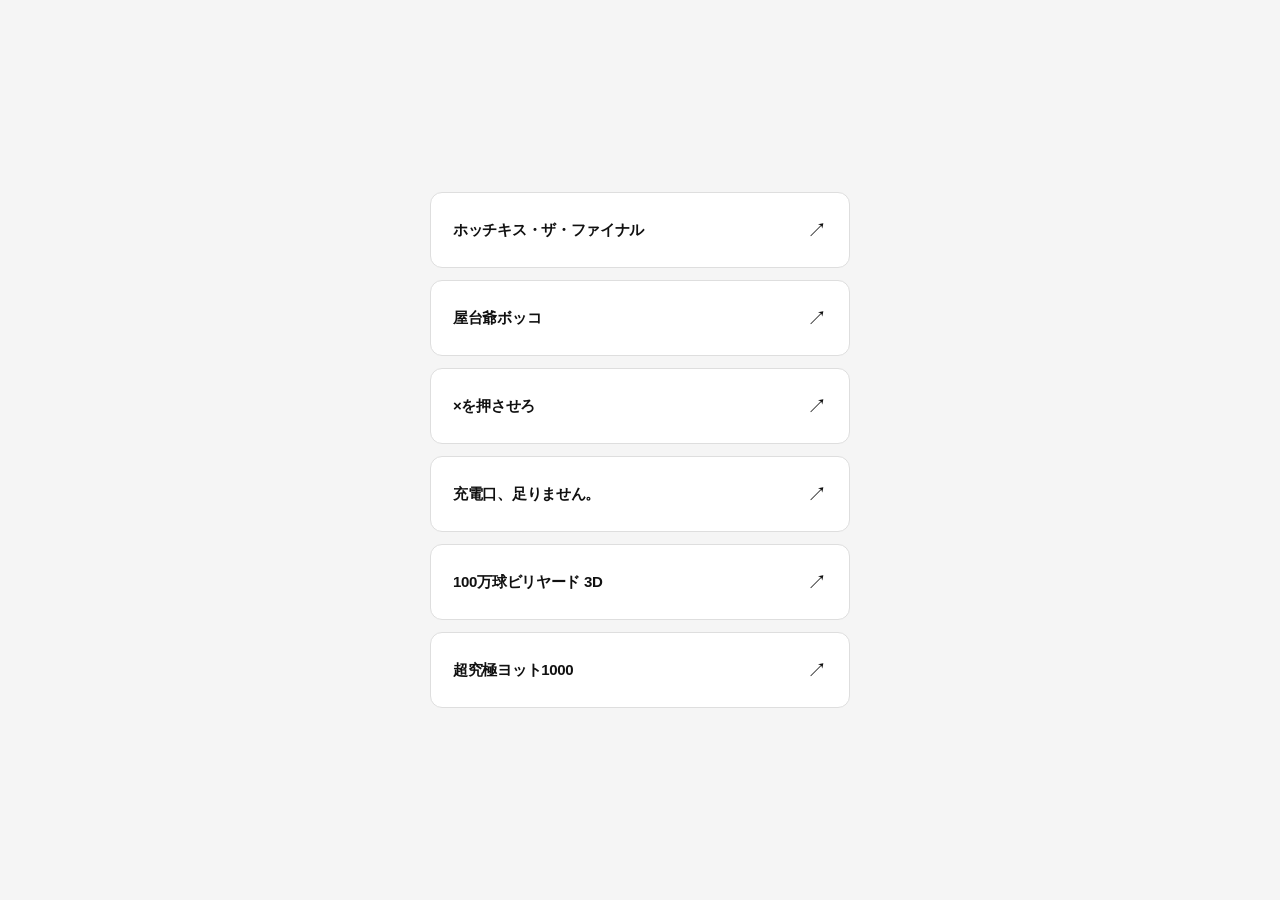
<file: index.html>
<!doctype html>
<html lang="ja">
<head>
  <meta charset="utf-8">
  <meta name="viewport" content="width=device-width, initial-scale=1">
  <meta name="theme-color" content="#f5f5f5">
  <title>WebGames</title>

  <link rel="stylesheet" href="style.css">
</head>
<body>
  <main aria-label="ゲーム選択">
    <a class="game-link" href="./StaplerTheFinal/index.html">
      <span class="game-name">ホッチキス・ザ・ファイナル</span>
      <span class="arrow" aria-hidden="true">↗</span>
    </a>

    <a class="game-link" href="./StreetStallGGame/index.html">
      <span class="game-name">屋台爺ボッコ</span>
      <span class="arrow" aria-hidden="true">↗</span>
    </a>

    <a class="game-link" href="./AdCloseGame/index.html">
      <span class="game-name">×を押させろ</span>
      <span class="arrow" aria-hidden="true">↗</span>
    </a>

    <a class="game-link" href="./ChargingCableGame/index.html">
      <span class="game-name">充電口、足りません。</span>
      <span class="arrow" aria-hidden="true">↗</span>
    </a>

    <a class="game-link" href="./MillionBilliardsGame/index.html">
      <span class="game-name">100万球ビリヤード 3D</span>
      <span class="arrow" aria-hidden="true">↗</span>
    </a>

    <a class="game-link" href="./UltimateYacht1000Game/index.html">
      <span class="game-name">超究極ヨット1000</span>
      <span class="arrow" aria-hidden="true">↗</span>
    </a>

  </main>
</body>
</html>
</file>
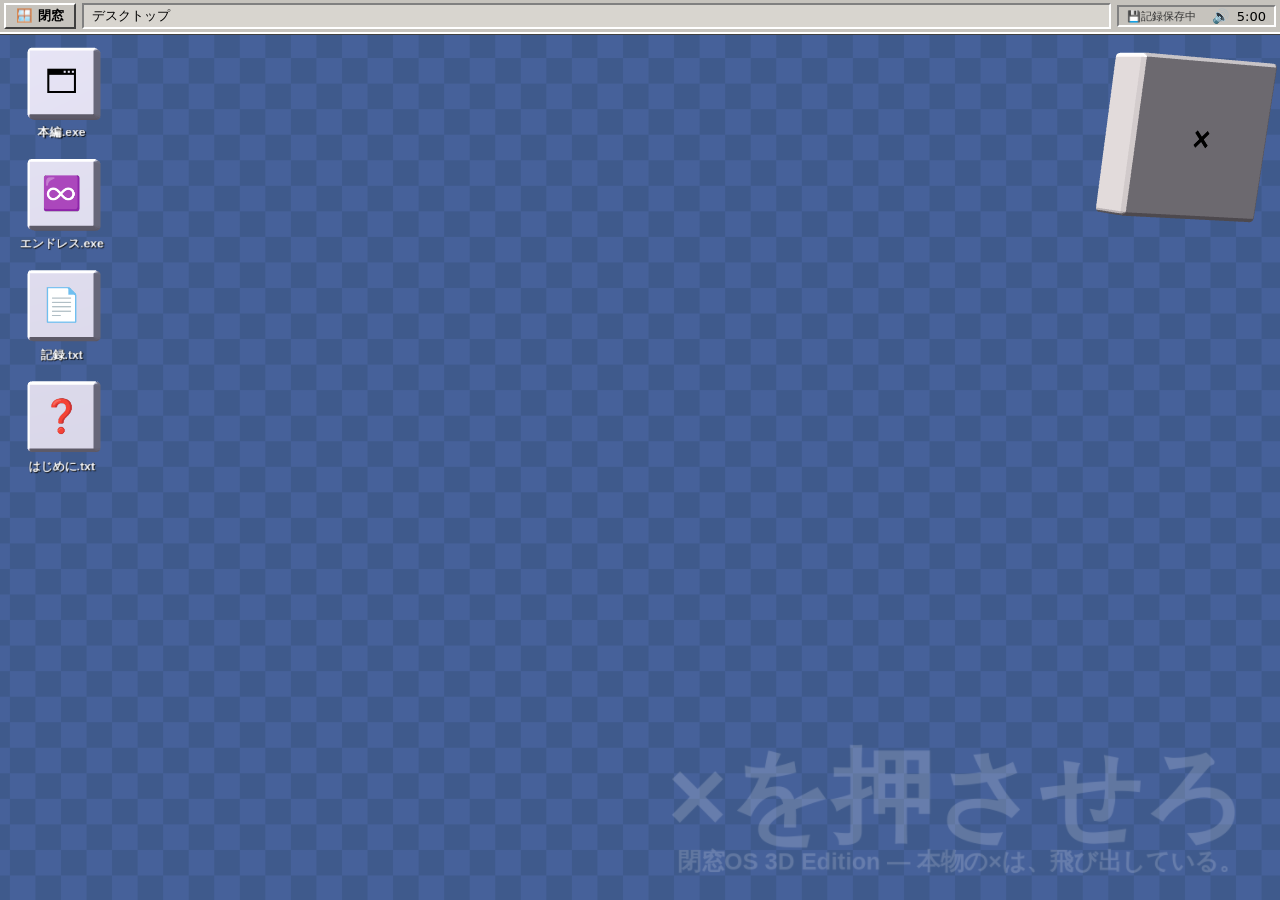
<file: AdCloseGame/index.html>
<!doctype html>
<html lang="ja">
<head>

    <script async src="https://www.googletagmanager.com/gtag/js?id=G-0W12QHHBRH"></script>
    <script>
        window.dataLayer = window.dataLayer || [];

        function gtag() {
            dataLayer.push(arguments);
        }

        gtag('js', new Date());
        gtag('config', 'G-0W12QHHBRH');
    </script>

    <meta charset="utf-8"/>
    <meta name="viewport" content="width=device-width, initial-scale=1, maximum-scale=1"/>
    <title>×を押させろ</title>
    <link rel="stylesheet" href="style.css">

</head>
<body>
<canvas id="gl"></canvas>
<div id="taskbar">
    <button class="start" id="start">🪟 閉窓</button>
    <span class="task" id="task-ad">デスクトップ</span>
    <span class="tray"><span id="save-note"></span><span id="hearts" title="我慢ゲージ"></span><button id="mute" title="音">🔊</button><span id="clock">--:--</span></span>
</div>
<div id="say-ad" class="say"></div>
<div id="say-x" class="say"></div>
<div id="say-os" class="say tray-balloon"></div>
<div id="score-pop"></div>
<div id="applause">👏👏👏</div>
<div id="blackout" class="hidden"><p>静かな画面が戻ってきました。</p></div>

<script src="game.js"></script>

</body>
</html>
</file>
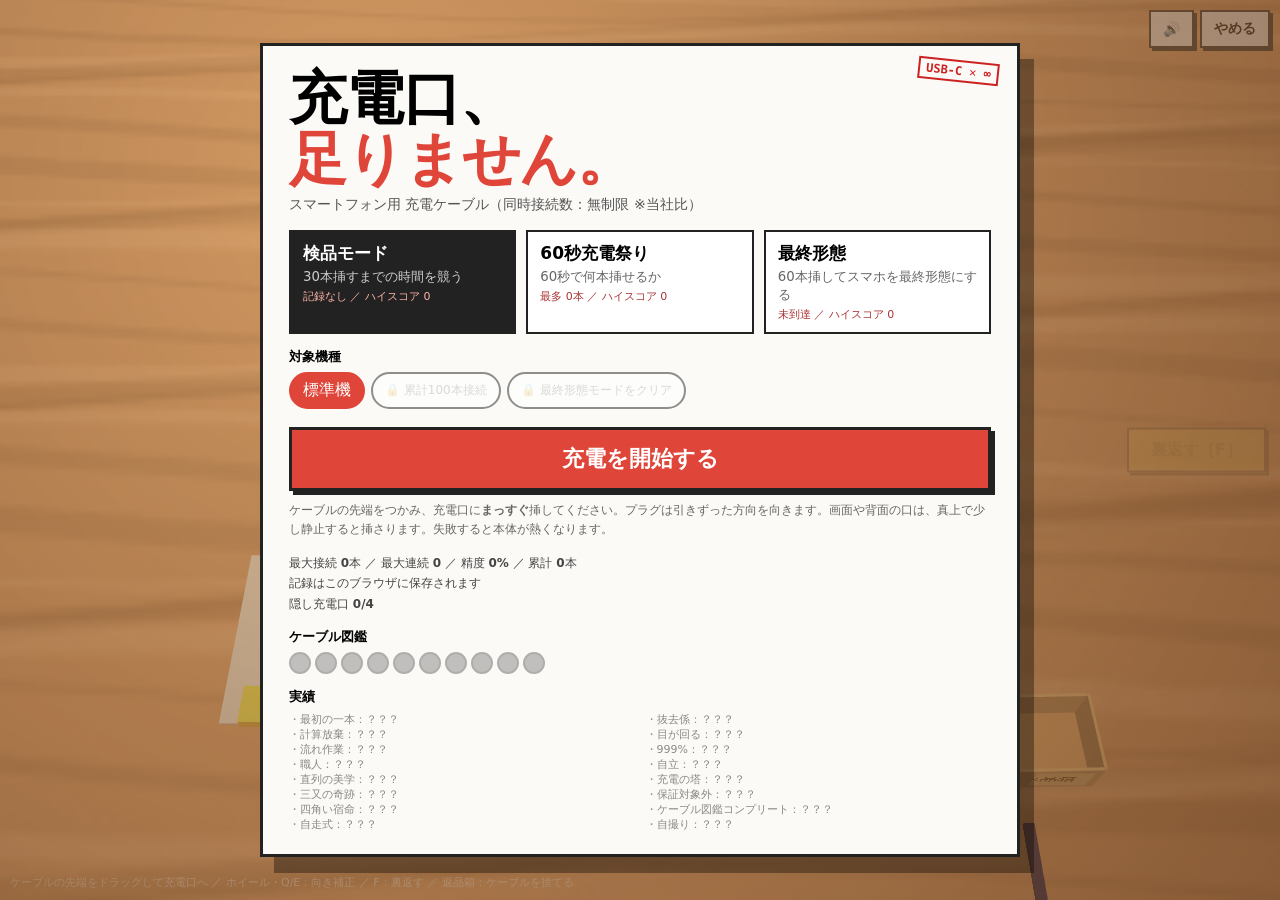
<file: ChargingCableGame/index.html>
<!doctype html>
<html lang="ja">
<head>

  <script async src="https://www.googletagmanager.com/gtag/js?id=G-0W12QHHBRH"></script>
  <script>
    window.dataLayer = window.dataLayer || [];
    function gtag(){dataLayer.push(arguments);}
    gtag('js', new Date());
    gtag('config', 'G-0W12QHHBRH');
  </script>

<meta charset="utf-8" />
<meta name="viewport" content="width=device-width, initial-scale=1, maximum-scale=1" />
<title>充電口、足りません。</title>
  <link rel="stylesheet" href="style.css">

</head>
<body>
<canvas id="desk"></canvas>
<div id="fx-layer"></div>
<div id="speech-layer"></div>
<div id="crowd">ケーブルの管理者を募集しています<small>時給：充電し放題／経験不問／絡まりに強い方歓迎</small></div>

<div id="hud" class="hidden">
  <div class="line"><span>接続</span><b id="h-count">0</b></div>
  <div class="line"><span>時間</span><b id="h-time">0</b></div>
  <div class="line"><span>スコア</span><b id="h-score">0</b></div>
  <div class="line"><span>連続</span><b id="h-combo">―</b></div>
  <div class="line"><span id="h-next">手元</span><span></span></div>
  <div>本体温度</div>
  <div class="heatbar"><div id="h-heat"></div></div>
</div>
<div id="bad" class="hidden"></div>
<button id="flip" disabled>裏返す［F］</button>
<div class="controls"><button id="mute">🔊</button><button id="quit">やめる</button></div>
<div class="hint">ケーブルの先端をドラッグして充電口へ ／ ホイール・Q/E：向き補正 ／ F：裏返す ／ 返品箱：ケーブルを捨てる</div>

<div id="title">
  <div class="package">
    <h1>充電口、<br /><span>足りません。</span></h1>
    <p class="catch">スマートフォン用 充電ケーブル（同時接続数：無制限 ※当社比）</p>
    <div id="modes"></div>
    <div class="row-label">対象機種</div>
    <div id="models"></div>
    <button id="start">充電を開始する</button>
    <p class="howto">ケーブルの先端をつかみ、充電口に<b>まっすぐ</b>挿してください。プラグは引きずった方向を向きます。画面や背面の口は、真上で少し静止すると挿さります。失敗すると本体が熱くなります。</p>
    <div id="stats"></div>
    <div class="row-label">ケーブル図鑑</div>
    <div id="zukan"></div>
    <div class="row-label">実績</div>
    <ul id="achievements"></ul>
  </div>
  
</div>

<div id="receipt" class="hidden">
  <div class="paper">
    <h2>充電レシート</h2>
    <div class="shop">ケーブル過剰接続センター 本店</div>
    <div id="receipt-body"></div>
    <div class="btns"><button id="retry">もう一度挿す</button><button id="to-title">タイトルへ</button></div>
  </div>
</div>

<script src="game.js"></script>

</body>
</html>
</file>
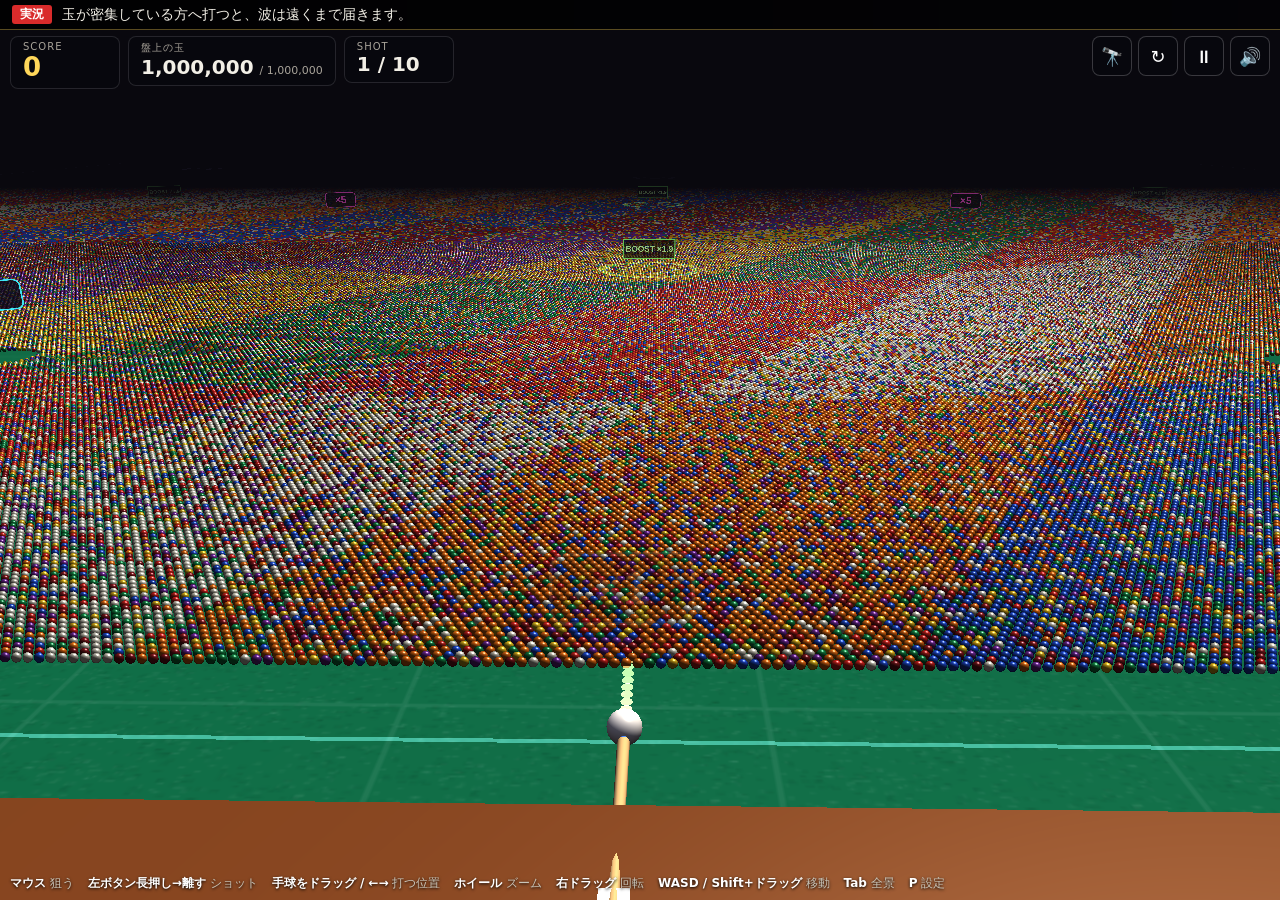
<file: MillionBilliardsGame/index.html>
<!doctype html>
<html lang="ja">
<head>
    <script async src="https://www.googletagmanager.com/gtag/js?id=G-0W12QHHBRH"></script>
    <script>
        window.dataLayer = window.dataLayer || [];

        function gtag() {
            dataLayer.push(arguments);
        }

        gtag('js', new Date());
        gtag('config', 'G-0W12QHHBRH');
    </script>

    <meta charset="utf-8"/>
    <meta name="viewport" content="width=device-width, initial-scale=1, maximum-scale=1"/>
    <title>100万球ビリヤード</title>
    <link rel="stylesheet" href="style.css">

</head>
<body>
<canvas id="gl"></canvas>

<div id="ticker"><b>実況</b><span id="ticker-text">100万球、整列完了。</span></div>
<div id="save-warn" class="hidden"></div>

<div id="hud">
    <div class="box score"><label>SCORE</label><b id="score">0</b><small id="combo"></small></div>
    <div class="box"><label>盤上の玉</label><b id="remaining">1,000,000</b><small>/ 1,000,000</small></div>
    <div class="box"><label>SHOT</label><b id="shots">1 / 10</b></div>
    <div class="btns">
        <button id="btn-view" title="全景／狙い視点 [Tab]">🔭</button>
        <button id="btn-retry" title="リトライ [R]">↻</button>
        <button id="btn-pause" title="一時停止・設定 [P]">⏸</button>
        <button id="btn-mute" title="音 [M]">🔊</button>
    </div>
</div>

<div id="live" class="hidden">
    <div class="big"><span id="live-moved">0</span><small>球が動いた</small></div>
    <div class="row">
        <span>衝突 <b id="live-hit">0</b></span>
        <span>ポケット <b id="live-pocket">0</b></span>
        <span>連鎖 <b id="live-chain">0</b></span>
        <span>BOOST <b id="live-boost">0</b></span>
    </div>
</div>

<div id="moment" class="hidden"><b id="moment-title"></b><small id="moment-sub"></small></div>
<div id="toast" class="hidden"></div>

<div id="result" class="hidden">
    <div class="card">
        <h2>SHOT <span id="r-no"></span></h2>
        <div class="pts">+<span id="r-points">0</span></div>
        <table id="r-table"></table>
        <p class="hint">クリック / Space で次へ</p>
    </div>
</div>

<div id="power" class="hidden">
    <div id="power-fill"></div>
    <span>POWER</span></div>

<div id="help">
    <span><b>マウス</b> 狙う</span><span><b>左ボタン長押し→離す</b> ショット</span><span><b>手球をドラッグ / ←→</b> 打つ位置</span>
    <span><b>ホイール</b> ズーム</span><span><b>右ドラッグ</b> 回転</span><span><b>WASD / Shift+ドラッグ</b> 移動</span><span><b>Tab</b> 全景</span><span><b>P</b> 設定</span>
</div>

<div id="touch-ui" class="hidden">
    <button id="t-left">◀</button>
    <button id="t-right">▶</button>
    <button id="t-shot">長押しで<br/>ショット</button>
</div>

<div id="pause" class="hidden">
    <div class="card">
        <h2>一時停止</h2>
        <div class="settings">
            <label><input type="checkbox" id="s-shake"/> 画面揺れ</label>
            <label><input type="checkbox" id="s-effects"/> 発光・パーティクル</label>
            <label><input type="checkbox" id="s-autocam"/> カメラ自動追従</label>
            <label><input type="checkbox" id="s-lowres"/> 軽量描画（解像度を下げる）</label>
            <label><input type="checkbox" id="s-sound"/> 音</label>
        </div>
        <div class="records" id="p-records"></div>
        <p class="save-note" id="p-save"></p>
        <div class="buttons">
            <button id="p-resume">再開</button>
            <button id="p-retry">最初から</button>
        </div>
        <details>
            <summary>操作方法</summary>
            <ul>
                <li>マウスで狙い、左ボタンを押している間パワーがたまり、離すとショット（Spaceでも可）</li>
                <li>手球は台の外周を動かせます（手球をドラッグ、または ← →）。↑↓で狙いを微調整</li>
                <li>ホイール：ズーム ／ 右ドラッグ・Q E：回転 ／ WASD・Shift+ドラッグ：視点移動 ／ Tab：全景</li>
                <li>R：リトライ ／ P・Esc：一時停止 ／ C：カメラ自動追従の切替 ／ M：音</li>
                <li>スマホ：指で狙う、2本指でズーム・移動、右下のボタン長押しでショット</li>
            </ul>
        </details>
    </div>
</div>

<div id="end" class="hidden">
    <div class="card">
        <h2>GAME SET</h2>
        <div class="pts"><span id="e-score">0</span><small>点</small></div>
        <div id="e-bars"></div>
        <table id="e-table"></table>
        <div class="buttons">
            <button id="e-again">もう一度（R）</button>
        </div>
    </div>
</div>

<div id="perf" class="hidden"></div>

<script src="game.js"></script>

</body>
</html>
</file>
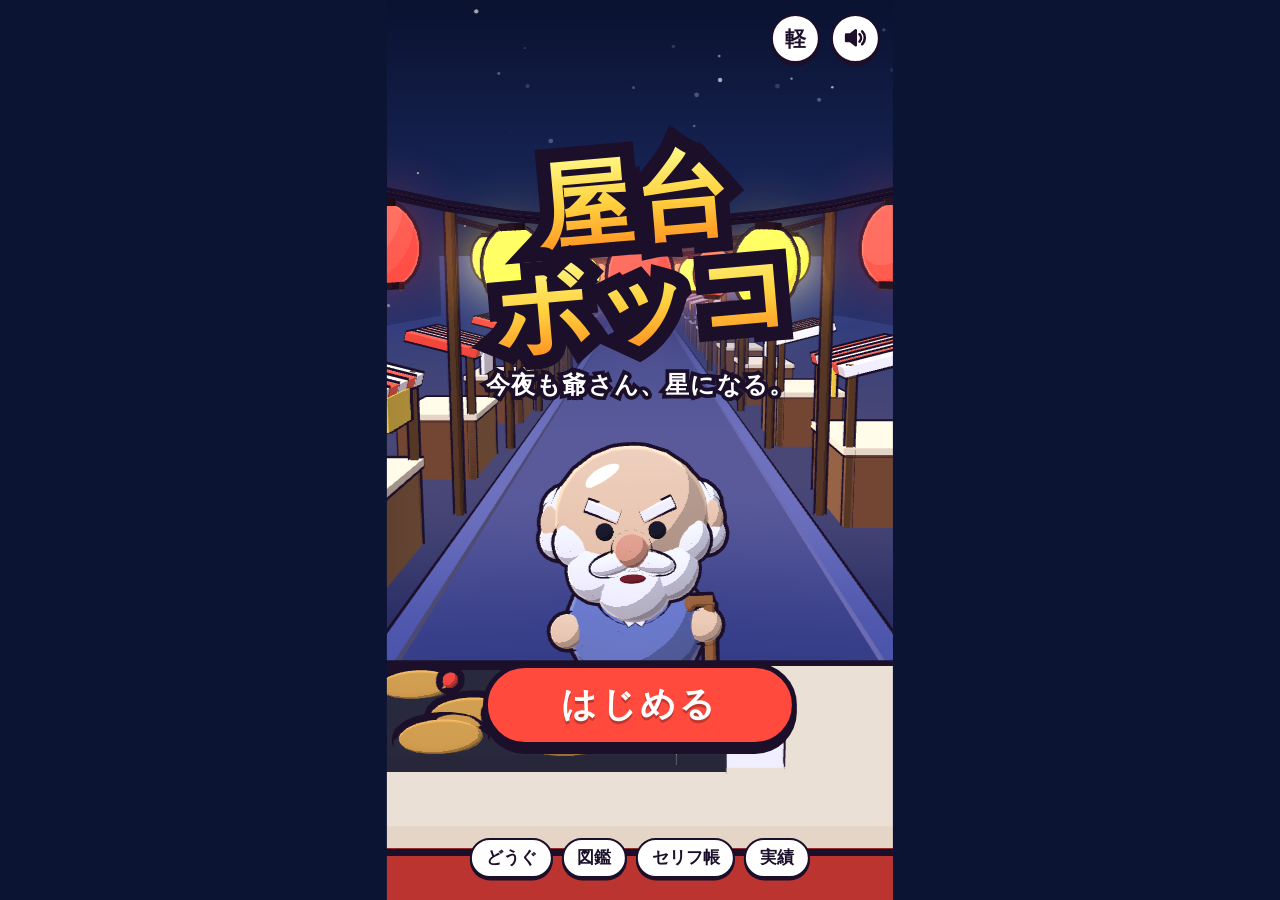
<file: StreetStallGGame/index.html>
<!DOCTYPE html>
<html lang="ja">
<head>

    <script async src="https://www.googletagmanager.com/gtag/js?id=G-0W12QHHBRH"></script>
    <script>
        window.dataLayer = window.dataLayer || [];
        function gtag(){dataLayer.push(arguments);}
        gtag('js', new Date());
        gtag('config', 'G-0W12QHHBRH');
    </script>


    <meta charset="UTF-8">
    <meta name="viewport"
          content="width=device-width,initial-scale=1,maximum-scale=1,user-scalable=no,viewport-fit=cover">
    <meta name="theme-color" content="#0b1433">
    <title>屋台ボッコ</title>
    <link rel="stylesheet" href="style.css">
</head>
<body>
<div id="wrap">
    <canvas id="bg"></canvas>
    <canvas id="gl"></canvas>
    <canvas id="fx"></canvas>
    <div id="ui">
        <div id="topbtns">
            <button id="btnLite" title="軽量モード">軽</button>
            <button id="btnMute" title="ミュート"></button>
        </div>
        <div id="toasts"></div>

        <div id="title" class="screen">
            <div class="ttl"><span class="deco" data-t="屋台"><span class="fg">屋台</span></span><br><span class="deco"
                                                                                                           data-t="ボッコ"><span
                    class="fg">ボッコ</span></span></div>
            <div class="catch deco" data-t="今夜も爺さん、星になる。"><span class="fg">今夜も爺さん、星になる。</span></div>
            <button id="btnFest">お祭りモード：OFF</button>
            <button id="btnStart">はじめる</button>
            <div class="minis">
                <button data-m="weapon">どうぐ</button>
                <button data-m="zukan">図鑑</button>
                <button data-m="serif">セリフ帳</button>
                <button data-m="ach">実績</button>
            </div>
        </div>

        <div id="result" class="screen panel">
            <div class="card">
                <div class="rl">本日の売上</div>
                <div class="rs"><span id="rSales">0</span><small>円</small></div>
                <div class="rr" id="rRank"></div>
                <div class="rgrid" id="rStats"></div>
                <div class="rbest" id="rBest"></div>
                <div class="rnote" id="rNote"></div>
                <button class="big" id="btnRetry">もう一回</button>
                <button class="mid" id="btnPost">Xでポスト</button>
                <button class="link" id="btnTop">タイトルへ</button>
            </div>
        </div>

        <div id="menu" class="screen panel">
            <div class="card">
                <div class="mhead"><span id="mTitle"></span>
                    <button id="mClose">とじる</button>
                </div>
                <div id="mBody"></div>
            </div>
        </div>
        <div id="err">この端末では3D表示（WebGL）が使えないため、遊べません。<br>別のブラウザでお試しください。</div>
    </div>
</div>

<script src="game.js"></script>

</body>
</html>
</file>
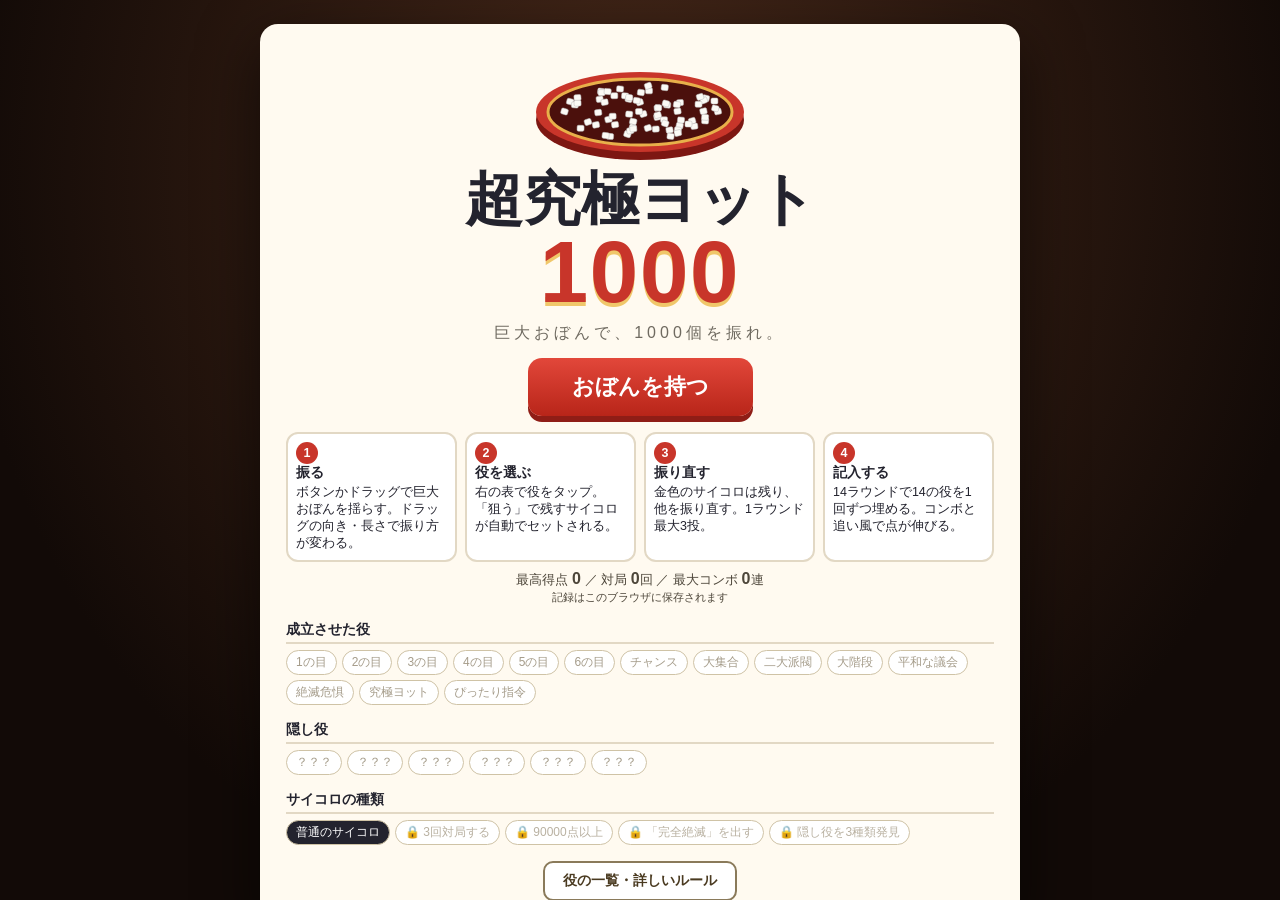
<file: UltimateYacht1000Game/index.html>
<!doctype html>
<html lang="ja">
<head>

    <script async src="https://www.googletagmanager.com/gtag/js?id=G-0W12QHHBRH"></script>
    <script>
        window.dataLayer = window.dataLayer || [];
        function gtag(){dataLayer.push(arguments);}
        gtag('js', new Date());
        gtag('config', 'G-0W12QHHBRH');
    </script>

    <meta charset="utf-8"/>
    <meta name="viewport" content="width=device-width, initial-scale=1"/>
    <title>超究極ヨット1000</title>
    <link rel="stylesheet" href="style.css">
</head>

<body>
<div id="play" class="hidden">
    <header class="top">
        <div class="logo">超究極ヨット<b>1000</b></div>
        <span class="chip">ラウンド <b id="h-round">1/14</b></span>
        <span class="chip" title="振り直しを1回増やせる券">🎟 追い振り券 <b id="h-tokens">1</b></span>
        <span class="chip">最高 <b id="h-best">0</b></span>
        <span class="spacer"></span>
        <span class="chip score">得点 <b id="h-score">0</b></span>
        <button class="iconbtn" id="b-help" title="遊び方 (H)">❓ 遊び方</button>
        <button class="iconbtn" id="b-settings" title="設定">⚙ 設定</button>
        <button class="iconbtn" id="b-mute" title="音">🔊</button>
        <button class="iconbtn" id="b-quit">中断</button>
    </header>
    <main class="layout">
        <section class="stagecol">
            <div id="stage">
                <canvas id="gl"></canvas>
                <div class="hud hud-tl">
                    <div class="roundbox">ROUND <span class="big" id="s-round">1</span><small id="s-roundmax"> /
                        14</small></div>
                    <div class="windbox" id="s-wind" title="この目が判定対象になる役は得点×1.5"><span
                            class="flag">🎏</span>追い風 <span id="s-winddie"></span> ×1.5
                    </div>
                </div>
                <div class="hud hud-tr">
                    <div class="throws">投げ <span class="pips" id="s-pips"></span></div>
                    <div class="combo hidden" id="s-combo"></div>
                </div>
                <div id="say"></div>
                <div id="rolling-tag" class="hidden">
                    <button id="b-fast" title="F">⏩ 早送り</button>
                </div>
                <div id="coach"></div>
                <div id="flash"></div>
                <div id="banner" class="hidden"></div>
            </div>
            <div class="controls">
                <div class="actions">
                    <button id="shake">おぼんを振る！<small id="shake-sub">ドラッグで方向と強さ ／ Space</small></button>
                    <div class="subactions">
                        <button id="b-token" title="T">🎟 追い振り券（+1投）</button>
                        <button id="b-clear" title="0">残しを全解除</button>
                    </div>
                    <div class="why" id="why"></div>
                </div>
                <div class="holds">
                    <div class="holds-head">残すサイコロ <span style="font-weight:400;font-size:12px;color:#6f6a60">（金色＝残す・振り直さない）</span><span
                            class="sum" id="hold-sum"></span></div>
                    <div class="hgrid" id="hgrid"></div>
                </div>
            </div>
        </section>
        <aside class="sidecol">
            <div id="detail"></div>
            <div class="sheet">
                <div class="sheet-top"><span class="t">スコア表</span><span class="tot">合計 <b
                        id="sheet-total">0</b></span></div>
                <div class="sheet-scroll">
                    <table class="roles">
                        <thead>
                        <tr>
                            <th>役</th>
                            <th>状態</th>
                            <th>今なら</th>
                            <th title="この役を狙って最後まで振った場合の成立見込み">見込み</th>
                            <th>記入</th>
                        </tr>
                        </thead>
                        <tbody id="roles"></tbody>
                    </table>
                </div>
            </div>
        </aside>
    </main>
</div>

<div id="title" class="screen solid">
    <div class="card">
        <div class="title-hero">
            <svg class="tray-art" viewBox="0 0 220 120" aria-hidden="true">
                <ellipse cx="110" cy="74" rx="104" ry="40" fill="#7d1712"/>
                <ellipse cx="110" cy="66" rx="104" ry="40" fill="#c8352a"/>
                <ellipse cx="110" cy="66" rx="92" ry="33" fill="#4b100c" stroke="#e8b04a" stroke-width="3"/>
                <g id="title-dice"></g>
            </svg>
            <h1>超究極ヨット<span>1000</span></h1>
            <div class="sub">巨大おぼんで、1000個を振れ。</div>
            <button class="bigbtn" id="b-start">おぼんを持つ</button>
            <div class="steps">
                <div><span class="n">1</span><b>振る</b>ボタンかドラッグで巨大おぼんを揺らす。ドラッグの向き・長さで振り方が変わる。
                </div>
                <div><span class="n">2</span><b>役を選ぶ</b>右の表で役をタップ。「狙う」で残すサイコロが自動でセットされる。
                </div>
                <div><span class="n">3</span><b>振り直す</b>金色のサイコロは残り、他を振り直す。1ラウンド最大3投。</div>
                <div><span class="n">4</span><b>記入する</b>14ラウンドで14の役を1回ずつ埋める。コンボと追い風で点が伸びる。
                </div>
            </div>
            <div class="stats" id="t-stats"></div>
        </div>
        <h3>成立させた役</h3>
        <div class="chips" id="t-roles"></div>
        <h3>隠し役</h3>
        <div class="chips" id="t-hidden"></div>
        <h3>サイコロの種類</h3>
        <div class="chips" id="t-skins"></div>
        <div class="btnrow">
            <button class="ghost" id="b-help2">役の一覧・詳しいルール</button>
        </div>
    </div>
</div>

<div id="result" class="screen hidden">
    <div class="card" id="result-body"></div>
</div>

<div id="help" class="screen hidden">
    <div class="card">
        <button class="close-x" data-close="help">×</button>
        <div id="help-body"></div>
    </div>
</div>

<div id="settings" class="screen hidden">
    <div class="card">
        <button class="close-x" data-close="settings">×</button>
        <h2 style="margin-top:0">設定</h2>
        <div class="setrow">
            <div>画面の揺れ<small>おぼんの衝撃でカメラが揺れます</small></div>
            <div class="seg" data-pref="shake">
                <button data-v="on">あり</button>
                <button data-v="off">なし</button>
            </div>
        </div>
        <div class="setrow">
            <div>エフェクト<small>火花・フラッシュ・紙吹雪</small></div>
            <div class="seg" data-pref="effects">
                <button data-v="full">派手</button>
                <button data-v="lite">控えめ</button>
                <button data-v="off">なし</button>
            </div>
        </div>
        <div class="setrow">
            <div>演出の速さ<small>転がる時間と得点演出の長さ</small></div>
            <div class="seg" data-pref="speed">
                <button data-v="normal">標準</button>
                <button data-v="fast">高速</button>
            </div>
        </div>
        <div class="setrow">
            <div>目の色分け<small>止まったサイコロを目ごとに色付けします</small></div>
            <div class="seg" data-pref="colorFaces">
                <button data-v="on">あり</button>
                <button data-v="off">なし</button>
            </div>
        </div>
        <div class="setrow">
            <div>得点の見込み表示<small>スコア表の「見込み」と「おすすめ」</small></div>
            <div class="seg" data-pref="hints">
                <button data-v="on">あり</button>
                <button data-v="off">なし</button>
            </div>
        </div>
    </div>
</div>
<div id="toast"></div>

<script src="game.js"></script>

</body>
</html>
</file>
<file: style.css>
:root {
    color-scheme: light;
    --background: #f5f5f5;
    --surface: #fff;
    --text: #111;
    --muted: #777;
    --border: #dedede;
}

* {
    box-sizing: border-box;
}

body {
    min-height: 100vh;
    margin: 0;
    display: grid;
    place-items: center;
    padding: 24px;
    background: var(--background);
    color: var(--text);
    font-family: Inter, "Helvetica Neue", Arial, "Noto Sans JP", sans-serif;
    -webkit-font-smoothing: antialiased;
}

main {
    width: min(100%, 420px);
    display: grid;
    gap: 12px;
}

.game-link {
    display: flex;
    min-height: 76px;
    align-items: center;
    justify-content: space-between;
    gap: 20px;
    padding: 0 22px;
    border: 1px solid var(--border);
    border-radius: 12px;
    background: var(--surface);
    color: var(--text);
    text-decoration: none;
    transition: background .16s ease, border-color .16s ease, transform .16s ease;
}

.game-link:hover {
    transform: translateY(-2px);
    border-color: #111;
    background: #111;
    color: #fff;
}

.game-link:focus-visible {
    outline: 3px solid #888;
    outline-offset: 3px;
}

.game-name {
    font-size: 15px;
    font-weight: 650;
    letter-spacing: -.02em;
}

.arrow {
    font-size: 20px;
    line-height: 1;
}

@media (prefers-reduced-motion: reduce) {
    *, *::before, *::after {
        transition: none !important;
    }
}
</file>
<file: AdCloseGame/style.css>
/* 「×を押させろ 3D」— a fictional retro OS ("閉窓OS") where the UI itself is the enemy.
   Everything you can press lives in the WebGL scene; the DOM only carries the taskbar and speech. */
* {
    box-sizing: border-box;
}

html, body {
    margin: 0;
    height: 100%;
    overflow: hidden;
    font: 13px "Hiragino Sans", "Yu Gothic UI", "Meiryo", "Noto Sans CJK JP", system-ui, sans-serif;
    color: #000;
    user-select: none;
    -webkit-user-select: none;
    background: #3f5a8c;
}

.hidden {
    display: none !important;
}

button {
    font-family: inherit;
}

#gl {
    position: fixed;
    inset: 0;
    width: 100%;
    height: 100%;
    display: block;
    touch-action: none;
    cursor: default;
}

#gl.pointer {
    cursor: pointer;
}

#taskbar {
    position: fixed;
    top: 0;
    left: 0;
    right: 0;
    height: 34px;
    background: #c6c3bd;
    border-bottom: 2px solid #fff;
    box-shadow: 0 1px 0 #404040;
    display: flex;
    align-items: center;
    gap: 6px;
    padding: 0 4px;
    z-index: 50;
}

.start {
    font-weight: 700;
    padding: 2px 10px;
    background: #c6c3bd;
    border: 2px solid;
    border-color: #fff #404040 #404040 #fff;
}

.task {
    flex: 1;
    min-width: 0;
    background: #d8d5cf;
    border: 2px solid;
    border-color: #808080 #fff #fff #808080;
    padding: 2px 8px;
    white-space: nowrap;
    overflow: hidden;
    text-overflow: ellipsis;
}

.tray {
    display: flex;
    gap: 8px;
    align-items: center;
    border: 2px solid;
    border-color: #808080 #fff #fff #808080;
    padding: 1px 8px;
    white-space: nowrap;
}

#hearts {
    color: #d00;
    letter-spacing: 2px;
}

#mute {
    background: none;
    border: 0;
    cursor: pointer;
    padding: 0;
    font-size: 14px;
}

#save-note {
    font-size: 11px;
    color: #333;
}

#save-note.warn {
    color: #a00;
    font-weight: 700;
}

.say {
    position: fixed;
    z-index: 60;
    pointer-events: none;
    opacity: 0;
    transition: opacity .15s;
    max-width: 280px;
}

.say.show {
    opacity: 1;
}

#say-ad {
    transform: translate(-50%, -100%);
    background: #ffffe1;
    border: 1px solid #000;
    padding: 5px 9px;
    font-weight: 700;
    box-shadow: 2px 2px 0 rgba(0, 0, 0, .4);
}

#say-ad.designer {
    background: #fff;
    border: 2px dashed #a0f;
}

#say-ad::after {
    content: "";
    position: absolute;
    left: 50%;
    bottom: -13px;
    border: 6px solid transparent;
    border-top-color: #000;
}

#say-x {
    transform: translate(-50%, -100%);
    background: #ffffe1;
    border: 1px solid #000;
    font-size: 11px;
    padding: 2px 6px;
}

.tray-balloon {
    top: 42px;
    right: 10px;
    background: #ffffe1;
    border: 1px solid #000;
    border-radius: 8px;
    padding: 8px 12px;
    box-shadow: 2px 2px 0 rgba(0, 0, 0, .3);
}

.tray-balloon::before {
    content: "ℹ 閉窓OS";
    display: block;
    font-weight: 700;
    font-size: 11px;
    color: #000080;
}

#score-pop {
    position: fixed;
    right: 24px;
    top: 96px;
    font: 900 24px sans-serif;
    color: #000080;
    opacity: 0;
    pointer-events: none;
    z-index: 55;
    text-shadow: 1px 1px 0 #fff;
}

#score-pop.show {
    animation: popup 1s ease-out;
}

@keyframes popup {
    0% {
        opacity: 1;
        transform: translateY(10px);
    }
    100% {
        opacity: 0;
        transform: translateY(-20px);
    }
}

#applause {
    position: fixed;
    left: 50%;
    top: 40%;
    transform: translate(-50%, -50%);
    font-size: 64px;
    opacity: 0;
    pointer-events: none;
    z-index: 70;
}

#applause.show {
    animation: popup 1.4s ease-out;
}

#blackout {
    position: fixed;
    inset: 0;
    background: #000;
    z-index: 90;
    display: flex;
    align-items: center;
    justify-content: center;
    color: #555;
    font-size: 18px;
    animation: fadein 1.5s;
}

@keyframes fadein {
    from {
        opacity: 0;
    }
}

body.batsu .start {
    font-size: 0;
}

body.batsu .start::after {
    content: "×";
    font-size: 14px;
}

@media (max-width: 600px) {
    #save-note {
        display: none;
    }

    .say {
        max-width: 200px;
        font-size: 12px;
    }
}
</file>
<file: ChargingCableGame/style.css>
/* 「充電口、足りません。」— a wooden desk, a cardboard charger box and a store receipt. */
* {
    box-sizing: border-box;
}

html, body {
    margin: 0;
    height: 100%;
    overflow: hidden;
    background: #6b4528;
    font-family: "Hiragino Maru Gothic ProN", "Noto Sans CJK JP", system-ui, sans-serif;
    touch-action: none;
    user-select: none;
    -webkit-user-select: none;
}

#desk {
    position: fixed;
    inset: 0;
    display: block;
    cursor: grab;
}

#desk:active {
    cursor: grabbing;
}

.hidden {
    display: none !important;
}

/* ---- title: looks like the side of a charger package ---- */
#title {
    position: fixed;
    inset: 0;
    background: radial-gradient(circle at 30% 20%, #c4935f, #6b4528);
    display: flex;
    align-items: center;
    justify-content: center;
    padding: 16px;
    overflow: auto;
}

.package {
    width: min(760px, 100%);
    background: #fbfaf6;
    border: 3px solid #222;
    box-shadow: 14px 16px 0 rgba(0, 0, 0, 0.35);
    padding: 22px 26px;
    position: relative;
}

.package::before {
    content: "USB-C ✕ ∞";
    position: absolute;
    top: 14px;
    right: 18px;
    font: 700 12px monospace;
    color: #c22;
    border: 2px solid #c22;
    padding: 2px 6px;
    transform: rotate(6deg);
}

.package h1 {
    margin: 0;
    font-size: clamp(32px, 7vw, 58px);
    letter-spacing: -0.02em;
    line-height: 1.05;
}

.package h1 span {
    color: #e0453a;
}

.package .catch {
    margin: 6px 0 16px;
    color: #555;
    font-size: 14px;
}

#modes {
    display: grid;
    grid-template-columns: repeat(auto-fit, minmax(190px, 1fr));
    gap: 10px;
}

.box {
    text-align: left;
    background: #fff;
    border: 2px solid #222;
    padding: 10px 12px;
    cursor: pointer;
    font: inherit;
    display: flex;
    flex-direction: column;
    gap: 3px;
}

.box b {
    font-size: 17px;
}

.box small {
    color: #666;
}

.box em {
    font-style: normal;
    font-size: 11px;
    color: #a33;
}

.box.sel {
    background: #222;
    color: #fff;
}

.box.sel small {
    color: #ccc;
}

.box.sel em {
    color: #ffb3a8;
}

.row-label {
    margin: 14px 0 6px;
    font-weight: 700;
    font-size: 13px;
}

#models {
    display: flex;
    flex-wrap: wrap;
    gap: 6px;
}

.model {
    font: inherit;
    padding: 6px 12px;
    border: 2px solid #222;
    background: #fff;
    cursor: pointer;
    border-radius: 20px;
}

.model.sel {
    background: #e0453a;
    color: #fff;
    border-color: #e0453a;
}

.model.locked {
    opacity: .5;
    cursor: not-allowed;
    font-size: 12px;
}

#start {
    margin-top: 18px;
    width: 100%;
    padding: 14px;
    font-family: inherit;
    font-weight: 900;
    font-size: 22px;
    background: #e0453a;
    color: #fff;
    border: 3px solid #222;
    cursor: pointer;
    box-shadow: 4px 4px 0 #222;
}

#start:active {
    transform: translate(3px, 3px);
    box-shadow: 1px 1px 0 #222;
}

#stats {
    margin-top: 14px;
    font-size: 12px;
    color: #444;
    line-height: 1.7;
}

#zukan {
    display: flex;
    gap: 4px;
    flex-wrap: wrap;
}

.swatch {
    width: 22px;
    height: 22px;
    border: 2px solid #222;
    border-radius: 50%;
    display: inline-block;
}

.swatch.unknown {
    opacity: .35;
}

#achievements {
    columns: 2;
    font-size: 11px;
    color: #888;
    margin: 6px 0 0;
    padding: 0;
    list-style: none;
}

#achievements li.got {
    color: #186;
}

.howto {
    font-size: 12px;
    color: #666;
    margin-top: 10px;
    line-height: 1.6;
}

.back {
    position: absolute;
    left: 12px;
    bottom: 8px;
    font-size: 12px;
    color: #fff;
}

/* ---- HUD: an inspection clipboard ---- */
#hud {
    position: fixed;
    left: 10px;
    top: 10px;
    width: 190px;
    background: #fdfcf3;
    border: 2px solid #4a3b22;
    border-top: 14px solid #8a6d3b;
    padding: 8px 10px;
    font-size: 13px;
    box-shadow: 4px 6px 0 rgba(0, 0, 0, .3);
    transform: rotate(-1.5deg);
    pointer-events: none;
}

#hud .line {
    display: flex;
    justify-content: space-between;
    border-bottom: 1px dashed #bbb;
    padding: 2px 0;
}

#hud .line b {
    font-variant-numeric: tabular-nums;
}

.heatbar {
    margin-top: 6px;
    height: 10px;
    border: 1px solid #333;
    background: #eee;
}

#h-heat {
    height: 100%;
    width: 0;
    background: linear-gradient(90deg, #f6c343, #f5772d);
    transition: width .2s;
}

#h-heat.hot {
    background: #e22;
    animation: blink .4s infinite alternate;
}

@keyframes blink {
    to {
        opacity: .4;
    }
}

.controls {
    position: fixed;
    right: 10px;
    top: 10px;
    display: flex;
    gap: 6px;
}

.controls button, #flip {
    font-family: inherit;
    font-weight: 700;
    font-size: 14px;
    padding: 8px 12px;
    border: 2px solid #222;
    background: #fff;
    cursor: pointer;
    box-shadow: 3px 3px 0 #222;
}

#flip {
    position: fixed;
    right: 14px;
    top: 50%;
    transform: translateY(-50%);
    font-size: 16px;
    padding: 10px 22px;
    background: #ffe14d;
}

#flip:disabled {
    opacity: .3;
    cursor: not-allowed;
}

#bad {
    position: fixed;
    top: 64px;
    left: 50%;
    transform: translateX(-50%);
    background: #c00;
    color: #fff;
    padding: 6px 14px;
    font-weight: 700;
    font-size: 14px;
    animation: blink .5s infinite alternate;
}

.hint {
    position: fixed;
    left: 10px;
    bottom: 10px;
    color: rgba(255, 255, 255, .75);
    font-size: 11px;
    pointer-events: none;
}

/* ---- speech ---- */
#speech-layer {
    position: fixed;
    inset: 0;
    pointer-events: none;
}

.speech {
    position: absolute;
    opacity: 0;
    transition: opacity .2s;
    pointer-events: none;
}

.speech.show {
    opacity: 1;
}

.speech-os {
    transform: translate(-50%, 0);
    width: min(260px, 70vw);
    background: rgba(245, 245, 250, .96);
    border-radius: 14px;
    padding: 8px 12px;
    font-size: 13px;
    color: #111;
    box-shadow: 0 6px 18px rgba(0, 0, 0, .35);
}

.speech-os.show {
    animation: slideDown .35s ease-out;
}

.speech-os .os-head {
    font-size: 10px;
    color: #777;
    margin-bottom: 2px;
}

.speech-os.from-back {
    background: #222;
    color: #ffe14d;
    border-radius: 4px;
    font-family: monospace;
}

@keyframes slideDown {
    from {
        transform: translate(-50%, -20px);
        opacity: 0;
    }
}

.speech-plug {
    transform: translate(-50%, -100%);
    background: #fff;
    border: 2px solid #222;
    border-radius: 12px;
    padding: 4px 9px;
    font-size: 13px;
    white-space: nowrap;
}

.speech-plug::after {
    content: "";
    position: absolute;
    left: 50%;
    bottom: -8px;
    border: 6px solid transparent;
    border-top-color: #222;
}

.speech-port {
    transform: translate(-50%, 0);
    background: #111;
    color: #7f7;
    font: 12px monospace;
    padding: 3px 8px;
    border-left: 4px solid #7f7;
    white-space: nowrap;
}

/* ---- the job posting that drives across the desk ---- */
#crowd {
    position: fixed;
    bottom: 70px;
    left: 100%;
    background: #ffef5a;
    border: 3px solid #222;
    padding: 8px 14px;
    font-weight: 900;
    white-space: nowrap;
    pointer-events: none;
    box-shadow: 4px 4px 0 #222;
}

#crowd small {
    display: block;
    font-weight: 400;
    font-size: 11px;
}

#crowd.run {
    animation: drive 9s linear forwards;
}

@keyframes drive {
    from {
        left: 100%;
    }
    to {
        left: -420px;
    }
}

/* ---- result: a long thermal-paper receipt ---- */
#receipt {
    position: fixed;
    inset: 0;
    background: rgba(40, 25, 10, .6);
    display: flex;
    justify-content: center;
    align-items: flex-start;
    overflow: auto;
    padding: 20px 0;
}

.paper {
    width: min(330px, 92vw);
    background: #fffef8;
    font-family: "Noto Sans Mono CJK JP", monospace;
    color: #222;
    padding: 18px 16px 26px;
    box-shadow: 0 10px 30px rgba(0, 0, 0, .4);
    animation: print 1.1s steps(18) both;
    transform-origin: top;
    clip-path: polygon(0 0, 100% 0, 100% 100%, 95% 98%, 90% 100%, 85% 98%, 80% 100%, 75% 98%, 70% 100%, 65% 98%, 60% 100%, 55% 98%, 50% 100%, 45% 98%, 40% 100%, 35% 98%, 30% 100%, 25% 98%, 20% 100%, 15% 98%, 10% 100%, 5% 98%, 0 100%);
}

@keyframes print {
    from {
        clip-path: inset(0 0 100% 0);
    }
    to {
        clip-path: inset(0 0 0 0);
    }
}

.paper h2 {
    text-align: center;
    margin: 0;
    font-size: 16px;
}

.paper .shop {
    text-align: center;
    font-size: 11px;
    margin-bottom: 10px;
}

.paper .row {
    display: flex;
    justify-content: space-between;
    font-size: 13px;
    padding: 2px 0;
}

.paper .total {
    border-top: 2px dashed #222;
    margin-top: 8px;
    padding-top: 6px;
    font-weight: 700;
    font-size: 16px;
}

.paper .stamp {
    margin: 10px auto 0;
    color: #c22;
    border: 3px double #c22;
    padding: 4px;
    text-align: center;
    transform: rotate(-4deg);
    font-weight: 700;
    font-size: 12px;
}

.paper .ach {
    margin-top: 8px;
    font-size: 12px;
    color: #186;
}

.paper .thanks {
    margin-top: 14px;
    font-size: 10px;
    text-align: center;
    color: #666;
}

.paper .btns {
    display: flex;
    gap: 8px;
    margin-top: 14px;
}

.paper .btns button {
    flex: 1;
    font-family: inherit;
    font-weight: 700;
    font-size: 14px;
    padding: 10px;
    border: 2px solid #222;
    background: #fff;
    cursor: pointer;
}

.paper .btns button:first-child {
    background: #e0453a;
    color: #fff;
}

@media (max-width: 600px) {
    #hud {
        width: 150px;
        font-size: 11px;
        transform: none;
    }

    .hint {
        display: none;
    }

    #flip {
        top: auto;
        bottom: 10px;
        transform: none;
        font-size: 14px;
        padding: 8px 12px;
    }
}

/* 3D overlays */
#fx-layer {
    position: fixed;
    inset: 0;
    pointer-events: none;
    overflow: hidden;
}

.ftext {
    position: absolute;
    left: 0;
    top: 0;
    font: 900 20px sans-serif;
    text-shadow: 0 0 3px #000, 2px 2px 0 rgba(0, 0, 0, .7);
    white-space: nowrap;
}

#title {
    background: radial-gradient(circle at 30% 20%, rgba(196, 147, 95, .55), rgba(107, 69, 40, .75));
}
</file>
<file: MillionBilliardsGame/style.css>
/* 「100万球ビリヤード」— a dark pool hall; the HUD stays small so the balls stay the star. */
* {
    box-sizing: border-box;
}

html, body {
    margin: 0;
    height: 100%;
    overflow: hidden;
    background: #07060c;
    color: #f2efe6;
    font-family: "Hiragino Sans", "Yu Gothic UI", "Meiryo", "Noto Sans CJK JP", system-ui, sans-serif;
    user-select: none;
    -webkit-user-select: none;
    touch-action: none;
}

#gl {
    position: fixed;
    inset: 0;
    width: 100%;
    height: 100%;
    display: block;
    cursor: crosshair;
}

.hidden {
    display: none !important;
}

button {
    font-family: inherit;
    cursor: pointer;
}

b {
    font-variant-numeric: tabular-nums;
}

#ticker {
    position: fixed;
    top: 0;
    left: 0;
    right: 0;
    height: 30px;
    background: linear-gradient(90deg, rgba(0, 0, 0, .85), rgba(0, 0, 0, .55));
    display: flex;
    align-items: center;
    gap: 10px;
    padding: 0 12px;
    font-size: 14px;
    pointer-events: none;
    border-bottom: 1px solid rgba(255, 215, 90, .35);
}

#ticker b {
    white-space: nowrap;
    background: #d92b2b;
    color: #fff;
    padding: 1px 8px;
    border-radius: 3px;
    font-size: 12px;
}

#ticker-text {
    white-space: nowrap;
    overflow: hidden;
    text-overflow: ellipsis;
}

#ticker-text.flash {
    animation: tflash .5s;
}

@keyframes tflash {
    from {
        color: #ffd75a;
    }
}

#hud {
    position: fixed;
    top: 36px;
    left: 10px;
    right: 10px;
    display: flex;
    gap: 8px;
    align-items: flex-start;
    pointer-events: none;
}

.box {
    background: rgba(8, 8, 14, .72);
    border: 1px solid rgba(255, 255, 255, .12);
    border-radius: 8px;
    padding: 4px 12px 6px;
    min-width: 110px;
}

.box label {
    display: block;
    font-size: 10px;
    letter-spacing: .1em;
    color: #a9a49a;
}

.box b {
    font-size: 20px;
    white-space: nowrap;
}

.box small {
    margin-left: 6px;
    font-size: 11px;
    color: #a9a49a;
}

.box.score b {
    font-size: 26px;
    color: #ffd75a;
}

#combo {
    color: #ff7ad9 !important;
    font-weight: 700;
}

.btns {
    margin-left: auto;
    display: flex;
    gap: 6px;
    pointer-events: auto;
}

.btns button {
    width: 40px;
    height: 40px;
    border-radius: 8px;
    border: 1px solid rgba(255, 255, 255, .2);
    background: rgba(8, 8, 14, .72);
    color: #fff;
    font-size: 18px;
}

.btns button:hover {
    background: rgba(60, 60, 90, .8);
}

#live {
    position: fixed;
    top: 96px;
    left: 50%;
    transform: translateX(-50%);
    text-align: center;
    pointer-events: none;
    text-shadow: 0 2px 12px #000, 0 0 2px #000;
}

#live .big {
    font-size: clamp(36px, 7vw, 76px);
    font-weight: 900;
    color: #fff;
    line-height: 1;
}

#live .big small {
    font-size: 18px;
    margin-left: 8px;
    color: #ffd75a;
}

#live .row {
    margin-top: 6px;
    display: flex;
    gap: 16px;
    justify-content: center;
    font-size: 14px;
    color: #ddd;
}

#live .row b {
    color: #7ff0ff;
    font-size: 18px;
}

#moment {
    position: fixed;
    top: 38%;
    left: 0;
    right: 0;
    text-align: center;
    pointer-events: none;
    animation: moment 2.2s ease-out forwards;
}

#moment b {
    display: block;
    font-size: clamp(48px, 12vw, 140px);
    font-weight: 900;
    color: #fff;
    letter-spacing: .08em;
    text-shadow: 0 0 30px #ff7a00, 0 0 8px #ffd75a, 4px 6px 0 #000;
}

#moment small {
    font-size: 20px;
    color: #ffd75a;
    text-shadow: 2px 2px 0 #000;
}

@keyframes moment {
    0% {
        opacity: 0;
        transform: scale(2.2);
    }
    12% {
        opacity: 1;
        transform: scale(1);
    }
    75% {
        opacity: 1;
    }
    100% {
        opacity: 0;
        transform: scale(.96);
    }
}

#toast {
    position: fixed;
    top: 150px;
    right: 14px;
    background: linear-gradient(90deg, #ffd75a, #ff9a3c);
    color: #2a1600;
    font-weight: 900;
    padding: 8px 16px;
    border-radius: 8px;
    pointer-events: none;
    animation: toast 3s ease-out forwards;
}

@keyframes toast {
    0% {
        opacity: 0;
        transform: translateX(40px);
    }
    10%, 80% {
        opacity: 1;
        transform: none;
    }
    100% {
        opacity: 0;
    }
}

.card {
    background: rgba(10, 10, 18, .9);
    border: 1px solid rgba(255, 215, 90, .45);
    border-radius: 14px;
    padding: 18px 24px;
    box-shadow: 0 10px 40px rgba(0, 0, 0, .6);
    max-width: min(520px, 92vw);
}

.card h2 {
    margin: 0 0 6px;
    font-size: 16px;
    letter-spacing: .2em;
    color: #ffd75a;
}

.card .pts {
    font-size: 44px;
    font-weight: 900;
}

.card .pts small {
    font-size: 16px;
    margin-left: 4px;
}

.card table {
    border-collapse: collapse;
    width: 100%;
    font-size: 14px;
}

.card td {
    padding: 3px 4px;
    border-bottom: 1px solid rgba(255, 255, 255, .07);
}

.card td:last-child {
    text-align: right;
    font-variant-numeric: tabular-nums;
}

.card .new {
    color: #ff7ad9;
    font-weight: 900;
    font-size: 11px;
    margin-left: 4px;
}

.card .hint {
    margin: 8px 0 0;
    font-size: 12px;
    color: #999;
}

#result {
    position: fixed;
    left: 50%;
    bottom: 70px;
    transform: translateX(-50%);
}

#result .card {
    min-width: 300px;
}

#power {
    position: fixed;
    left: 50%;
    bottom: 64px;
    transform: translateX(-50%);
    width: min(420px, 70vw);
    height: 18px;
    background: rgba(0, 0, 0, .6);
    border: 2px solid rgba(255, 255, 255, .5);
    border-radius: 9px;
    overflow: hidden;
    pointer-events: none;
}

#power-fill {
    height: 100%;
    width: 0;
    background: linear-gradient(90deg, #39d353, #ffd75a, #ff3b30);
}

#power span {
    position: absolute;
    inset: 0;
    text-align: center;
    font-size: 11px;
    font-weight: 900;
    line-height: 14px;
    letter-spacing: .3em;
}

#help {
    position: fixed;
    bottom: 8px;
    left: 10px;
    right: 10px;
    display: flex;
    flex-wrap: wrap;
    gap: 4px 14px;
    font-size: 12px;
    color: #c9c4b8;
    pointer-events: none;
    text-shadow: 0 1px 3px #000;
}

#help b {
    color: #fff;
}

#touch-ui {
    position: fixed;
    left: 12px;
    right: 12px;
    bottom: 24px;
    display: flex;
    gap: 8px;
    align-items: flex-end;
    pointer-events: none;
}

#touch-ui button {
    pointer-events: auto;
}

#t-shot {
    margin-left: auto;
}

#touch-ui button {
    border-radius: 50%;
    border: 2px solid rgba(255, 255, 255, .5);
    background: rgba(10, 10, 20, .7);
    color: #fff;
    width: 56px;
    height: 56px;
    font-size: 20px;
    touch-action: none;
}

#t-shot {
    width: 96px !important;
    height: 96px !important;
    font-size: 14px !important;
    font-weight: 900;
    background: rgba(217, 43, 43, .8) !important;
}

#pause, #end {
    position: fixed;
    inset: 0;
    background: rgba(0, 0, 0, .45);
    display: flex;
    align-items: center;
    justify-content: center;
}

.settings {
    display: grid;
    grid-template-columns: 1fr 1fr;
    gap: 6px 14px;
    margin: 10px 0;
    font-size: 14px;
}

.settings input {
    transform: scale(1.2);
    margin-right: 4px;
}

.records {
    font-size: 13px;
    color: #ccc;
    margin: 6px 0;
}

.records div {
    display: flex;
    justify-content: space-between;
    border-bottom: 1px dotted rgba(255, 255, 255, .12);
    padding: 2px 0;
}

.save-note {
    font-size: 11px;
    color: #aaa;
}

.save-note.warn {
    color: #ff8a80;
    font-weight: 700;
}

.buttons {
    display: flex;
    gap: 8px;
    margin-top: 10px;
}

.buttons button {
    flex: 1;
    padding: 10px;
    border-radius: 8px;
    border: 1px solid rgba(255, 215, 90, .6);
    background: #2b2210;
    color: #ffd75a;
    font-size: 15px;
    font-weight: 700;
}

details {
    margin-top: 10px;
    font-size: 13px;
    color: #ccc;
}

details ul {
    padding-left: 18px;
    margin: 6px 0;
}

#e-bars {
    display: flex;
    align-items: flex-end;
    gap: 4px;
    height: 70px;
    margin: 8px 0;
}

#e-bars i {
    flex: 1;
    background: linear-gradient(#ffd75a, #ff7a00);
    border-radius: 3px 3px 0 0;
    position: relative;
    min-height: 2px;
}

#e-bars i span {
    position: absolute;
    top: -14px;
    left: 0;
    right: 0;
    text-align: center;
    font-size: 9px;
    font-style: normal;
    color: #ccc;
}

#perf {
    position: fixed;
    left: 10px;
    bottom: 30px;
    font: 11px monospace;
    background: rgba(0, 0, 0, .6);
    padding: 4px 8px;
    pointer-events: none;
    white-space: pre;
}

@media (max-width: 700px) {
    #hud .box {
        min-width: 0;
        padding: 3px 8px;
    }

    #hud .box b {
        font-size: 15px;
    }

    .box.score b {
        font-size: 18px;
    }

    .box small {
        display: none;
    }

    #help {
        display: none;
    }

    .btns button {
        width: 34px;
        height: 34px;
        font-size: 15px;
    }

    #live {
        top: 120px;
    }

    #live .row {
        gap: 10px;
        font-size: 11px;
    }

    #live .row b {
        font-size: 14px;
        display: block;
    }

    #save-warn {
        top: 92px;
        max-width: 70vw;
        font-size: 11px;
    }
}

#save-warn {
    position: fixed;
    top: 102px;
    left: 10px;
    background: #5a1010;
    color: #ffd0c8;
    font-size: 12px;
    font-weight: 700;
    padding: 3px 10px;
    border-radius: 6px;
    pointer-events: none;
    z-index: 5;
}
</file>
<file: StreetStallGGame/style.css>
:root {
    --ink: #1b0f2a;
    --red: #ff4a3d;
    --yel: #ffd23f;
    --navy: #13204a
}

* {
    box-sizing: border-box;
    margin: 0;
    padding: 0;
    -webkit-tap-highlight-color: transparent;
    -webkit-user-select: none;
    user-select: none
}

html, body {
    height: 100%;
    background: #0b1433;
    overflow: hidden;
    touch-action: none;
    overscroll-behavior: none
}

body {
    font-family: "Hiragino Maru Gothic ProN", "Hiragino Sans", "BIZ UDPGothic", "Meiryo", "Noto Sans JP", sans-serif;
    color: var(--ink)
}

#wrap {
    position: absolute;
    left: 50%;
    top: 50%;
    transform: translate(-50%, -50%);
    overflow: hidden
}

#wrap > canvas {
    position: absolute;
    inset: 0;
    width: 100%;
    height: 100%;
    display: block
}

#ui {
    position: absolute;
    inset: 0;
    pointer-events: none
}

button {
    font-family: inherit;
    font-weight: 900;
    cursor: pointer;
    color: var(--ink);
    pointer-events: auto;
    border: .17em solid var(--ink);
    box-shadow: 0 .2em 0 var(--ink);
    background: #fff
}

button:active {
    transform: translateY(.14em);
    box-shadow: 0 .06em 0 var(--ink)
}

/* 極太縁取り文字 */
.deco {
    position: relative;
    display: inline-block;
    isolation: isolate
}

.deco::before {
    content: attr(data-t);
    position: absolute;
    inset: 0;
    z-index: -1;
    -webkit-text-stroke: var(--sw, .26em) var(--ink);
    color: var(--ink);
    text-shadow: .05em .09em 0 rgba(0, 0, 0, .45)
}

.deco .fg {
    position: relative;
    color: var(--fc, #fff)
}

#topbtns {
    position: absolute;
    top: .6em;
    right: .6em;
    display: flex;
    gap: .45em;
    z-index: 5
}

#topbtns button {
    width: 2.3em;
    height: 2.3em;
    border-radius: 50%;
    font-size: .95em;
    display: flex;
    align-items: center;
    justify-content: center;
    border-width: .14em;
    box-shadow: 0 .14em 0 var(--ink)
}

#topbtns button.on {
    background: var(--yel)
}

#topbtns svg {
    width: 1.2em;
    height: 1.2em
}

.screen {
    position: absolute;
    inset: 0;
    display: none;
    flex-direction: column;
    align-items: center
}

.screen.on {
    display: flex
}

#title {
    justify-content: flex-start;
    padding-top: 6.6em;
    pointer-events: none
}

.ttl {
    font-size: 4.2em;
    font-weight: 900;
    line-height: 1.08;
    text-align: center;
    letter-spacing: .04em;
    transform: rotate(-5deg);
    --fc: var(--yel);
    --sw: .3em
}

.ttl .deco {
    --sw: .3em
}

.ttl .fg {
    background: linear-gradient(180deg, #fffb8a 0%, #ffd23f 50%, #ff8a1f 100%);
    -webkit-background-clip: text;
    background-clip: text;
    color: transparent
}

.catch {
    margin-top: .7em;
    font-size: 1.05em;
    font-weight: 900;
    letter-spacing: .05em;
    --sw: .32em
}

#btnStart {
    position: absolute;
    bottom: 4.4em;
    font-size: 1.55em;
    padding: .38em 2.1em;
    border-radius: 999px;
    background: var(--red);
    color: #fff;
    letter-spacing: .1em;
    text-shadow: 0 .08em 0 rgba(0, 0, 0, .25)
}

#btnFest {
    position: absolute;
    bottom: 9.4em;
    font-size: .8em;
    padding: .3em 1em;
    border-radius: 999px;
    display: none
}

#btnFest.show {
    display: block
}

#btnFest.on {
    background: var(--yel)
}

.minis {
    position: absolute;
    bottom: 1em;
    display: flex;
    gap: .4em
}

.minis button {
    font-size: .76em;
    padding: .38em .8em;
    border-radius: 999px;
    border-width: .14em;
    box-shadow: 0 .14em 0 var(--ink)
}

.panel {
    pointer-events: auto;
    background: rgba(11, 20, 51, .6);
    justify-content: center
}

.card {
    width: 90%;
    max-height: 90%;
    overflow-y: auto;
    background: #fffaf0;
    border: .2em solid var(--ink);
    box-shadow: .3em .35em 0 var(--ink);
    border-radius: 1.2em;
    padding: 1.1em 1em;
    text-align: center;
    -webkit-overflow-scrolling: touch;
    touch-action: pan-y
}

.rl {
    font-size: .9em;
    font-weight: 900;
    opacity: .75
}

.rs {
    font-size: 2.9em;
    font-weight: 900;
    line-height: 1.2;
    color: var(--yel);
    -webkit-text-stroke: .16em var(--ink);
    paint-order: stroke fill;
    text-shadow: .04em .07em 0 var(--ink)
}

.rs small {
    font-size: .45em;
    margin-left: .1em
}

.rr {
    font-size: 1.2em;
    font-weight: 900;
    margin: .25em 0 .8em
}

.rr b {
    color: var(--red)
}

.rgrid {
    display: grid;
    grid-template-columns:1fr 1fr;
    gap: .4em;
    font-size: .8em;
    margin-bottom: .7em;
    font-weight: 800
}

.rgrid div {
    background: #fff;
    border: .15em solid var(--ink);
    border-radius: .7em;
    padding: .4em .3em
}

.rgrid b {
    display: block;
    font-size: 1.3em;
    color: var(--red)
}

.rbest {
    font-size: .76em;
    line-height: 1.75;
    margin-bottom: .6em;
    font-weight: 700
}

.rbest .new {
    color: var(--ink);
    background: var(--yel);
    border: .12em solid var(--ink);
    border-radius: .4em;
    padding: 0 .3em;
    margin-left: .3em;
    font-weight: 900
}

.rnote {
    font-size: .75em;
    color: var(--red);
    margin-bottom: .5em;
    font-weight: 900
}

.big {
    display: block;
    width: 100%;
    font-size: 1.3em;
    padding: .45em;
    border-radius: 999px;
    background: var(--red);
    color: #fff;
    margin-top: .3em
}

.mid {
    display: block;
    width: 100%;
    font-size: 1em;
    padding: .5em;
    border-radius: 999px;
    margin-top: .8em
}

.link {
    border: none;
    box-shadow: none;
    background: none;
    font-size: .85em;
    opacity: .65;
    margin-top: .8em;
    padding: .3em 1em
}

.link:active {
    box-shadow: none
}

.mhead {
    display: flex;
    justify-content: space-between;
    align-items: center;
    margin-bottom: .8em
}

.mhead span {
    font-size: 1.2em;
    font-weight: 900
}

.mhead button {
    border-radius: 999px;
    padding: .3em .9em;
    font-size: .8em;
    border-width: .14em;
    box-shadow: 0 .14em 0 var(--ink)
}

.msub {
    font-size: .78em;
    margin: -.4em 0 .8em;
    text-align: left;
    font-weight: 700;
    opacity: .75
}

.zgrid {
    display: grid;
    grid-template-columns:1fr 1fr;
    gap: .5em
}

.zc {
    background: #fff;
    border: .15em solid var(--ink);
    border-radius: .9em;
    padding: .5em;
    text-align: center
}

.zc canvas {
    width: 5.4em;
    height: 5.4em;
    display: block;
    margin: 0 auto;
    border-radius: .6em;
    background: radial-gradient(circle at 50% 40%, #3a4c96, #13204a)
}

.zc b {
    display: block;
    font-size: .85em;
    margin: .25em 0
}

.zc p {
    font-size: .68em;
    line-height: 1.5;
    text-align: left;
    font-weight: 600
}

.zc q {
    display: block;
    font-size: .68em;
    color: var(--red);
    margin-top: .35em;
    text-align: left;
    quotes: "「" "」";
    font-weight: 800
}

.sgroup {
    text-align: left;
    margin-bottom: .9em
}

.sgroup h4 {
    font-size: .85em;
    color: var(--red);
    margin-bottom: .3em
}

.sline {
    font-size: .75em;
    padding: .35em .55em;
    background: #fff;
    border: .12em solid var(--ink);
    border-radius: .5em;
    margin-bottom: .25em;
    line-height: 1.45;
    font-weight: 700
}

.sline i {
    font-style: normal;
    font-size: .8em;
    opacity: .55;
    margin-right: .4em
}

.sline.no {
    opacity: .4
}

.aitem, .witem {
    display: flex;
    align-items: center;
    gap: .6em;
    text-align: left;
    background: #fff;
    border: .14em solid var(--ink);
    border-radius: .8em;
    padding: .5em .7em;
    margin-bottom: .4em
}

.aitem .mk {
    width: 1.7em;
    height: 1.7em;
    border-radius: 50%;
    background: #e8e4da;
    display: flex;
    align-items: center;
    justify-content: center;
    font-size: .9em;
    flex: none;
    font-weight: 900
}

.aitem.ok .mk {
    background: var(--yel);
    border: .12em solid var(--ink)
}

.aitem b, .witem b {
    display: block;
    font-size: .88em
}

.aitem span, .witem span {
    display: block;
    font-size: .7em;
    line-height: 1.45;
    font-weight: 600;
    opacity: .8
}

.aitem:not(.ok) {
    opacity: .55
}

.witem {
    cursor: pointer;
    pointer-events: auto
}

.witem canvas {
    width: 3.6em;
    height: 3.6em;
    flex: none;
    border-radius: .5em;
    background: #13204a
}

.witem.sel {
    background: #fff3c4;
    box-shadow: 0 0 0 .14em var(--yel)
}

.witem.locked {
    opacity: .5;
    cursor: default
}

.witem i {
    font-style: normal;
    font-size: .7em;
    background: var(--yel);
    border: .12em solid var(--ink);
    border-radius: .4em;
    padding: .1em .4em;
    margin-left: auto;
    flex: none;
    font-weight: 900
}

.witem .wst {
    color: var(--red);
    opacity: 1;
    font-weight: 800
}

#toasts {
    position: absolute;
    bottom: .8em;
    left: 0;
    right: 0;
    display: flex;
    flex-direction: column;
    align-items: center;
    gap: .35em;
    z-index: 10
}

.toast {
    background: #fff;
    font-weight: 900;
    font-size: .82em;
    padding: .4em 1em;
    border-radius: 999px;
    border: .15em solid var(--ink);
    box-shadow: 0 .16em 0 var(--ink);
    animation: tin .25s ease-out, tout .4s ease-in 2.1s forwards
}

.toast b {
    color: var(--red);
    margin-right: .5em
}

@keyframes tin {
    from {
        transform: translateY(.6em) scale(.9);
        opacity: 0
    }
    to {
        transform: none;
        opacity: 1
    }
}

@keyframes tout {
    to {
        opacity: 0;
        transform: translateY(.4em)
    }
}

#err {
    position: absolute;
    inset: 0;
    display: none;
    align-items: center;
    justify-content: center;
    text-align: center;
    color: #fff;
    font-weight: 900;
    padding: 2em;
    background: #0b1433;
    pointer-events: auto
}
</file>
<file: UltimateYacht1000Game/style.css>
/* 超究極ヨット1000 — 朱塗りの巨大おぼん × 遊び盤のスコア表 */
:root {
    --bg: #1d1410;
    --panel: #fffaf0;
    --ink: #23232e;
    --muted: #6f6a60;
    --line: #e2d8c4;
    --red: #c8352a;
    --red-d: #8f1d16;
    --gold: #e8b04a;
    --gold-d: #a8771c;
    --basic: #2f9e5b;
    --mid: #2f6fd6;
    --hard: #c43a6b;
    --special: #c88a12;
    --ok: #1f9a55;
    --can: #2f6fd6;
    --no: #9b958a;
    --f1: #e8443a;
    --f2: #3a7be0;
    --f3: #38a852;
    --f4: #e0a02a;
    --f5: #8a4fd0;
    --f6: #3c3c3c;
}

* {
    box-sizing: border-box;
}

html, body {
    margin: 0;
    height: 100%;
    background: var(--bg) radial-gradient(ellipse at 40% 0%, #3a2418, #140d0a 70%);
    color: var(--ink);
    font-family: "Hiragino Maru Gothic ProN", "BIZ UDPGothic", "Yu Gothic UI", "Meiryo", "Noto Sans CJK JP", sans-serif;
}

body {
    overflow-x: hidden;
}

.hidden {
    display: none !important;
}

button {
    font-family: inherit;
    cursor: pointer;
}

button:disabled {
    cursor: not-allowed;
}

:focus-visible {
    outline: 3px solid var(--gold);
    outline-offset: 2px;
}

/* ---------- ヘッダー ---------- */
.top {
    display: flex;
    align-items: center;
    gap: 10px;
    padding: 6px 12px;
    color: #fbeedd;
    background: linear-gradient(#2b1a12, #20140e);
    border-bottom: 2px solid #4a2c1b;
    flex-wrap: wrap;
}

.logo {
    font-weight: 900;
    font-size: 18px;
    letter-spacing: .03em;
    white-space: nowrap;
}

.logo b {
    color: var(--gold);
    font-family: "Arial Black", sans-serif;
    margin-left: 2px;
}

.chip {
    display: inline-flex;
    align-items: center;
    gap: 6px;
    padding: 3px 10px;
    border-radius: 999px;
    background: rgba(255, 255, 255, .08);
    border: 1px solid rgba(255, 255, 255, .15);
    font-size: 13px;
    white-space: nowrap;
}

.chip b {
    font-size: 17px;
    font-variant-numeric: tabular-nums;
}

.chip.score b {
    color: var(--gold);
    font-size: 22px;
}

.spacer {
    flex: 1;
}

.iconbtn {
    background: rgba(255, 255, 255, .08);
    color: #fbeedd;
    border: 1px solid rgba(255, 255, 255, .25);
    border-radius: 8px;
    padding: 4px 10px;
    font-size: 13px;
}

.iconbtn:hover {
    background: rgba(255, 255, 255, .18);
}

/* ---------- レイアウト ---------- */
.layout {
    display: grid;
    grid-template-columns: minmax(0, 1fr) 430px;
    gap: 12px;
    padding: 10px 12px 14px;
    height: calc(100vh - 46px);
    min-height: 640px;
}

.stagecol {
    display: flex;
    flex-direction: column;
    gap: 8px;
    min-width: 0;
    min-height: 0;
}

.sidecol {
    display: flex;
    flex-direction: column;
    gap: 8px;
    min-height: 0;
}

@media (max-width: 1080px) {
    .layout {
        grid-template-columns: 1fr;
        height: auto;
    }

    .sidecol {
        min-height: auto;
    }

    #stage {
        height: 58vh !important;
        min-height: 340px;
        flex: none !important;
    }
}

/* ---------- ステージ（おぼん） ---------- */
#stage {
    position: relative;
    flex: 1;
    min-height: 300px;
    border-radius: 16px;
    overflow: hidden;
    box-shadow: 0 10px 30px rgba(0, 0, 0, .5), inset 0 0 0 1px rgba(255, 255, 255, .06);
    touch-action: none;
    cursor: grab;
}

#stage.dragging {
    cursor: grabbing;
}

#gl {
    position: absolute;
    inset: 0;
    width: 100%;
    height: 100%;
    display: block;
}

.hud {
    position: absolute;
    pointer-events: none;
    color: #fff;
    text-shadow: 0 2px 4px rgba(0, 0, 0, .7);
}

.hud-tl {
    left: 12px;
    top: 10px;
    display: flex;
    flex-direction: column;
    gap: 6px;
}

.hud-tr {
    right: 12px;
    top: 10px;
    text-align: right;
    display: flex;
    flex-direction: column;
    gap: 6px;
    align-items: flex-end;
}

.roundbox {
    background: rgba(20, 12, 8, .72);
    border: 2px solid var(--gold);
    border-radius: 12px;
    padding: 4px 12px;
    font-weight: 900;
}

.roundbox .big {
    font-size: 26px;
    font-family: "Arial Black", sans-serif;
}

.windbox {
    background: rgba(20, 12, 8, .72);
    border-radius: 12px;
    padding: 4px 10px;
    font-size: 13px;
    display: flex;
    align-items: center;
    gap: 6px;
    border: 2px solid #7fd3ff;
}

.windbox .flag {
    font-size: 18px;
}

.throws {
    background: rgba(20, 12, 8, .72);
    border-radius: 12px;
    padding: 5px 12px;
    font-size: 13px;
}

.pips {
    display: inline-flex;
    gap: 4px;
    margin-left: 6px;
    vertical-align: middle;
}

.pips i {
    width: 15px;
    height: 15px;
    border-radius: 50%;
    border: 2px solid #fff;
    display: inline-block;
}

.pips i.on {
    background: var(--gold);
    border-color: var(--gold);
}

.pips i.extra {
    border-style: dashed;
}

.combo {
    background: linear-gradient(90deg, #ff7a2f, #ffcf3f);
    color: #3a1600;
    text-shadow: none;
    padding: 3px 12px;
    border-radius: 12px;
    font-weight: 900;
    font-size: 15px;
    transform-origin: right center;
}

.combo.bump {
    animation: bump .4s;
}

@keyframes bump {
    30% {
        transform: scale(1.35);
    }
}

#coach {
    position: absolute;
    left: 50%;
    bottom: 12px;
    transform: translateX(-50%);
    background: rgba(255, 250, 240, .95);
    color: var(--ink);
    border-radius: 999px;
    padding: 7px 18px;
    font-weight: 700;
    font-size: 15px;
    box-shadow: 0 4px 12px rgba(0, 0, 0, .35);
    white-space: nowrap;
    max-width: 94%;
    overflow: hidden;
    text-overflow: ellipsis;
    pointer-events: none;
}

#coach .k {
    display: inline-block;
    border: 1px solid #999;
    border-bottom-width: 3px;
    border-radius: 5px;
    padding: 0 6px;
    font-size: 12px;
    margin: 0 2px;
    background: #fff;
}

#say {
    position: absolute;
    left: 12px;
    bottom: 56px;
    max-width: 46%;
    background: rgba(20, 12, 8, .78);
    color: #ffe9c8;
    border-left: 4px solid var(--gold);
    padding: 5px 10px;
    border-radius: 6px;
    font-size: 13px;
    opacity: 0;
    transition: opacity .25s;
    pointer-events: none;
}

#say.show {
    opacity: 1;
}

#rolling-tag {
    position: absolute;
    right: 12px;
    bottom: 56px;
    pointer-events: auto;
}

#rolling-tag button {
    background: rgba(20, 12, 8, .8);
    color: #fff;
    border: 1px solid #fff8;
    border-radius: 999px;
    padding: 5px 12px;
    font-size: 13px;
}

/* 結果バナー */
#banner {
    position: absolute;
    inset: 0;
    display: flex;
    align-items: center;
    justify-content: center;
    pointer-events: none;
}

#banner .card {
    pointer-events: auto;
    cursor: pointer;
    text-align: center;
    padding: 16px 34px 18px;
    border-radius: 18px;
    background: rgba(255, 250, 240, .96);
    box-shadow: 0 12px 40px rgba(0, 0, 0, .55);
    border: 5px solid var(--gold);
    animation: bannerIn .35s cubic-bezier(.2, 1.6, .4, 1);
    min-width: 300px;
}

#banner .card.t-hard, #banner .card.t-special {
    border-color: #ff4f8b;
    background: linear-gradient(#fffaf0, #fff0d0);
}

#banner .card.zero {
    border-color: #999;
}

#banner .tierline {
    font-size: 13px;
    font-weight: 700;
    color: var(--muted);
    letter-spacing: .1em;
}

#banner .rname {
    font-size: 40px;
    font-weight: 900;
    line-height: 1.15;
}

#banner .pts {
    font-size: 54px;
    font-weight: 900;
    font-family: "Arial Black", sans-serif;
    color: var(--red);
    font-variant-numeric: tabular-nums;
}

#banner .mods {
    display: flex;
    gap: 6px;
    justify-content: center;
    flex-wrap: wrap;
    margin-top: 4px;
}

#banner .mods span {
    font-size: 13px;
    font-weight: 700;
    padding: 2px 10px;
    border-radius: 999px;
    background: #f1e7d2;
}

#banner .mods .w {
    background: #d9f1ff;
    color: #0c5a86;
}

#banner .mods .c {
    background: #ffe1c4;
    color: #8a3a00;
}

#banner .mods .t {
    background: #fff0b0;
    color: #6a4b00;
}

#banner .skip {
    font-size: 11px;
    color: var(--muted);
    margin-top: 6px;
}

@keyframes bannerIn {
    from {
        transform: scale(.4) rotate(-6deg);
        opacity: 0;
    }
}

#flash {
    position: absolute;
    inset: 0;
    pointer-events: none;
    background: radial-gradient(circle, rgba(255, 240, 180, .9), rgba(255, 200, 80, 0) 70%);
    opacity: 0;
}

#flash.go {
    animation: flash .9s ease-out;
}

@keyframes flash {
    0% {
        opacity: 1;
    }
    100% {
        opacity: 0;
    }
}

/* ---------- 操作バー ---------- */
.controls {
    display: grid;
    grid-template-columns: minmax(220px, 1.1fr) minmax(0, 2fr);
    gap: 8px;
}

@media (max-width: 760px) {
    .controls {
        grid-template-columns: 1fr;
    }
}

.actions {
    display: flex;
    flex-direction: column;
    gap: 6px;
}

#shake {
    position: relative;
    font-size: 22px;
    font-weight: 900;
    padding: 14px 10px 12px;
    border: 0;
    border-radius: 14px;
    color: #fff;
    background: linear-gradient(#e2473a, #b82519);
    box-shadow: 0 6px 0 var(--red-d), 0 10px 18px rgba(0, 0, 0, .35);
    letter-spacing: .04em;
    transition: transform .06s;
}

#shake small {
    display: block;
    font-size: 12px;
    font-weight: 700;
    opacity: .9;
    letter-spacing: 0;
}

#shake:hover:not(:disabled) {
    filter: brightness(1.08);
}

#shake:active:not(:disabled) {
    transform: translateY(5px);
    box-shadow: 0 1px 0 var(--red-d);
}

#shake:disabled {
    background: #6b5a52;
    box-shadow: 0 6px 0 #3e322c;
    color: #e6dcd5;
}

#shake.ready {
    animation: glow 1.6s infinite;
}

@keyframes glow {
    50% {
        box-shadow: 0 6px 0 var(--red-d), 0 0 26px 4px rgba(255, 200, 90, .65);
    }
}

.subactions {
    display: flex;
    gap: 6px;
}

.subactions button {
    flex: 1;
    padding: 8px 6px;
    border-radius: 10px;
    font-weight: 700;
    font-size: 13px;
    border: 2px solid var(--gold-d);
    background: #fff4d6;
    color: #4a3200;
}

.subactions button:disabled {
    opacity: .45;
    border-color: #8a7a5a;
}

.why {
    font-size: 12px;
    color: #e9d9c4;
    min-height: 16px;
}

.holds {
    background: var(--panel);
    border-radius: 14px;
    padding: 8px 10px;
}

.holds-head {
    display: flex;
    align-items: baseline;
    gap: 8px;
    font-weight: 900;
    font-size: 14px;
    flex-wrap: wrap;
}

.holds-head .sum {
    margin-left: auto;
    font-size: 12px;
    font-weight: 700;
    color: var(--muted);
}

.holds-head .sum b {
    color: var(--gold-d);
    font-size: 14px;
}

.hgrid {
    display: grid;
    grid-template-columns: repeat(6, minmax(0, 1fr));
    gap: 6px;
    margin-top: 6px;
}

@media (max-width: 520px) {
    .hgrid {
        grid-template-columns: repeat(3, 1fr);
    }
}

.hcell {
    position: relative;
    border: 2px solid var(--line);
    border-radius: 10px;
    padding: 4px 4px 5px;
    text-align: center;
    background: #fff;
}

.hcell.held {
    border-color: var(--gold);
    background: #fff7df;
    box-shadow: 0 0 0 2px rgba(232, 176, 74, .35);
}

.hcell.wind::after {
    content: "追い風";
    position: absolute;
    top: -9px;
    right: -4px;
    font-size: 10px;
    background: #7fd3ff;
    color: #063a57;
    padding: 0 5px;
    border-radius: 6px;
    font-weight: 900;
}

.die {
    display: inline-grid;
    width: 30px;
    height: 30px;
    border-radius: 7px;
    background: #fff;
    border: 2px solid var(--fc, #333);
    grid-template: repeat(3, 1fr) / repeat(3, 1fr);
    padding: 3px;
    vertical-align: middle;
    box-shadow: inset 0 -3px 0 rgba(0, 0, 0, .08);
}

.die i {
    width: 6px;
    height: 6px;
    border-radius: 50%;
    background: var(--fc, #222);
    align-self: center;
    justify-self: center;
}

.die.sm {
    width: 20px;
    height: 20px;
    border-radius: 5px;
    padding: 2px;
    border-width: 1.5px;
}

.die.sm i {
    width: 4px;
    height: 4px;
}

.hcell .cnt {
    font-size: 20px;
    font-weight: 900;
    font-variant-numeric: tabular-nums;
    line-height: 1.1;
}

.hcell .meter {
    height: 6px;
    border-radius: 3px;
    background: #eee6d2;
    position: relative;
    overflow: hidden;
    margin: 2px 0 3px;
}

.hcell .meter i {
    position: absolute;
    left: 0;
    top: 0;
    bottom: 0;
    background: var(--fc);
    opacity: .55;
}

.hcell .meter i.h {
    background: var(--gold);
    opacity: 1;
    top: 1px;
    bottom: 1px;
}

.hcell .keep {
    font-size: 11px;
    color: var(--muted);
}

.hcell .keep b {
    color: var(--gold-d);
    font-size: 14px;
}

.hcell .row {
    display: grid;
    grid-template-columns: 1fr 1fr;
    gap: 2px;
    margin-top: 3px;
}

.hcell .row button {
    min-width: 0;
    padding: 2px 0;
    font-size: 11px;
    border: 1px solid #c9bc9b;
    background: #fff;
    border-radius: 5px;
    font-variant-numeric: tabular-nums;
}

.hcell .toggle {
    width: 100%;
    margin-top: 3px;
    padding: 4px 0;
    font-size: 12px;
    font-weight: 900;
    border-radius: 6px;
    border: 2px solid var(--gold-d);
    background: #fff;
    color: #5a3d00;
}

.hcell.held .toggle {
    background: var(--gold);
    color: #3a2500;
}

.hcell button:disabled {
    opacity: .4;
}

/* ---------- スコアシート ---------- */
.sheet {
    background: var(--panel);
    border-radius: 14px;
    display: flex;
    flex-direction: column;
    min-height: 0;
    flex: 1;
    overflow: hidden;
    box-shadow: 0 6px 18px rgba(0, 0, 0, .35);
}

.sheet-top {
    display: flex;
    align-items: center;
    gap: 8px;
    padding: 8px 12px;
    background: #2a1c14;
    color: #fbeedd;
}

.sheet-top .t {
    font-weight: 900;
    font-size: 16px;
}

.sheet-top .tot {
    margin-left: auto;
    font-size: 13px;
}

.sheet-top .tot b {
    font-size: 26px;
    color: var(--gold);
    font-family: "Arial Black", sans-serif;
    font-variant-numeric: tabular-nums;
}

.sheet-scroll {
    overflow: auto;
    flex: 1;
}

table.roles {
    width: 100%;
    border-collapse: collapse;
    font-size: 13px;
}

.roles thead th {
    position: sticky;
    top: 0;
    background: #f3e8d2;
    font-size: 11px;
    color: var(--muted);
    font-weight: 700;
    padding: 4px 6px;
    text-align: right;
    z-index: 1;
}

.roles thead th:first-child {
    text-align: left;
}

.roles tr.grp td {
    background: #efe2c8;
    font-weight: 900;
    font-size: 12px;
    padding: 3px 8px;
    color: #5a4a30;
}

.roles tr.role {
    border-bottom: 1px solid var(--line);
    cursor: pointer;
}

.roles tr.role:hover {
    background: #fff1c9;
}

.roles tr.role.sel {
    background: #ffe9a6;
    box-shadow: inset 4px 0 0 var(--red);
}

.roles tr.role.done {
    cursor: default;
    background: #f1ece3;
    color: #8b857a;
}

.roles td {
    padding: 5px 6px;
    vertical-align: middle;
}

.roles td.name {
    line-height: 1.2;
}

.roles td.name b {
    font-size: 15px;
}

.roles td.name small {
    display: block;
    font-size: 10.5px;
    color: var(--muted);
    font-weight: 400;
}

.tierb {
    display: inline-block;
    font-size: 9.5px;
    font-weight: 900;
    color: #fff;
    padding: 1px 5px;
    border-radius: 5px;
    margin-right: 4px;
    vertical-align: 2px;
    letter-spacing: -.02em;
}

.t-basic .tierb, .tierb.t-basic {
    background: var(--basic);
}

.t-mid .tierb, .tierb.t-mid {
    background: var(--mid);
}

.t-hard .tierb, .tierb.t-hard {
    background: var(--hard);
}

.t-special .tierb, .tierb.t-special {
    background: var(--special);
}

.st {
    display: inline-block;
    font-size: 11px;
    font-weight: 900;
    padding: 2px 6px;
    border-radius: 6px;
    white-space: nowrap;
    border: 2px solid;
}

.st.ok {
    color: #fff;
    background: var(--ok);
    border-color: var(--ok);
}

.st.can {
    color: var(--can);
    border-color: var(--can);
    background: #eaf1ff;
}

.st.part {
    color: #8a6400;
    border-color: #d9b45a;
    background: #fff7dc;
}

.st.no {
    color: var(--no);
    border-color: #cfc8ba;
    border-style: dashed;
    background: #fff;
}

.st.done {
    color: #6c675f;
    border-color: #bdb6a8;
    background: #e8e2d6;
}

.roles td.now {
    text-align: right;
    font-weight: 900;
    font-size: 15px;
    font-variant-numeric: tabular-nums;
    white-space: nowrap;
}

.roles td.now .w {
    font-size: 10px;
    color: #0c5a86;
    display: block;
    font-weight: 700;
}

.roles td.p {
    text-align: right;
    font-size: 12px;
    color: #33507e;
    white-space: nowrap;
    font-variant-numeric: tabular-nums;
}

.roles td.p .rec {
    display: block;
    color: var(--red);
    font-weight: 900;
    font-size: 10.5px;
}

.roles td.fin {
    text-align: right;
    width: 76px;
}

.roles td.fin .v {
    font-weight: 900;
    font-size: 15px;
    color: #1d3c8f;
    font-variant-numeric: tabular-nums;
}

.roles td.fin .v small {
    display: block;
    font-size: 9.5px;
    color: var(--muted);
    font-weight: 400;
}

.commit {
    border: 0;
    background: var(--red);
    color: #fff;
    font-weight: 900;
    padding: 6px 8px;
    border-radius: 8px;
    font-size: 12px;
    box-shadow: 0 3px 0 var(--red-d);
    white-space: nowrap;
}

.commit.zero {
    background: #8f8a80;
    box-shadow: 0 3px 0 #5e5a53;
}

.roles tr.sub td {
    background: #f6efdc;
    font-size: 12px;
    padding: 5px 8px;
}

.bonusbar {
    height: 8px;
    background: #e7dcc4;
    border-radius: 4px;
    overflow: hidden;
    margin-top: 3px;
}

.bonusbar i {
    display: block;
    height: 100%;
    background: linear-gradient(90deg, var(--gold), #ff9b3d);
}

@media (max-width: 560px) {
    table.roles {
        font-size: 12px;
    }

    .roles td {
        padding: 4px 3px;
    }

    .roles td.name {
        min-width: 104px;
    }

    .roles td.name b {
        font-size: 13px;
        white-space: nowrap;
    }

    .roles td.name small {
        font-size: 9.5px;
    }

    .st {
        font-size: 9.5px;
        padding: 1px 3px;
        border-width: 1.5px;
    }

    .roles td.now {
        font-size: 13px;
    }

    .roles td.fin {
        width: auto;
    }

    .commit {
        padding: 5px 5px;
        font-size: 11px;
    }

    .hcell .row button {
        font-size: 10px;
    }
}

/* 選択中の役 */
#detail {
    background: var(--panel);
    border-radius: 14px;
    padding: 10px 12px;
    box-shadow: 0 6px 18px rgba(0, 0, 0, .35);
}

#detail .dh {
    display: flex;
    align-items: center;
    gap: 8px;
}

#detail .dn {
    font-size: 20px;
    font-weight: 900;
}

#detail .cond {
    font-size: 12.5px;
    margin: 4px 0;
}

#detail .meta {
    font-size: 12px;
    color: var(--muted);
}

#detail .prog {
    height: 10px;
    background: #eee3cb;
    border-radius: 5px;
    overflow: hidden;
    margin: 6px 0 2px;
}

#detail .prog i {
    display: block;
    height: 100%;
    background: linear-gradient(90deg, #6fcf97, var(--ok));
    transition: width .3s;
}

#detail .prog.full i {
    background: linear-gradient(90deg, var(--gold), #ff9b3d);
}

#detail .ptext {
    font-size: 12.5px;
    font-weight: 700;
}

#detail .plan {
    margin-top: 6px;
    font-size: 12.5px;
    background: #fff3d6;
    border: 1px dashed var(--gold-d);
    border-radius: 8px;
    padding: 5px 8px;
}

#detail .btns {
    display: flex;
    gap: 6px;
    margin-top: 8px;
}

#detail .btns button {
    flex: 1;
    padding: 9px 4px;
    border-radius: 10px;
    font-weight: 900;
    font-size: 14px;
}

#aim {
    border: 2px solid var(--mid);
    background: #eaf1ff;
    color: #123c88;
}

#aim.on {
    background: var(--mid);
    color: #fff;
}

#commitSel {
    border: 0;
    background: var(--red);
    color: #fff;
    box-shadow: 0 4px 0 var(--red-d);
}

#detail button:disabled {
    opacity: .45;
}

#detail .empty {
    font-size: 13px;
    color: var(--muted);
}

/* ---------- 画面（タイトル・結果・ヘルプ・設定） ---------- */
.screen {
    position: fixed;
    inset: 0;
    z-index: 40;
    display: flex;
    align-items: flex-start;
    justify-content: center;
    overflow: auto;
    padding: 24px 12px;
    background: rgba(10, 6, 4, .78);
}

.screen.solid {
    background: radial-gradient(ellipse at 50% 20%, #4a2a1a, #120a07 75%);
}

.card {
    width: min(760px, 100%);
    background: var(--panel);
    border-radius: 18px;
    padding: 22px 26px;
    box-shadow: 0 20px 60px rgba(0, 0, 0, .6);
    position: relative;
}

.title-hero {
    text-align: center;
}

.title-hero .tray-art {
    width: 220px;
    height: 120px;
    margin: 0 auto -6px;
}

.title-hero h1 {
    margin: 6px 0 0;
    font-size: clamp(34px, 7vw, 58px);
    line-height: 1;
    font-weight: 900;
}

.title-hero h1 span {
    display: block;
    color: var(--red);
    font-family: "Arial Black", sans-serif;
    font-size: 1.5em;
    letter-spacing: .02em;
    text-shadow: 0 4px 0 #f0c76a;
}

.title-hero .sub {
    font-size: 16px;
    letter-spacing: .25em;
    color: var(--muted);
    margin: 8px 0 14px;
}

.bigbtn {
    font-size: 22px;
    font-weight: 900;
    padding: 14px 44px;
    border: 0;
    border-radius: 14px;
    color: #fff;
    background: linear-gradient(#e2473a, #b82519);
    box-shadow: 0 6px 0 var(--red-d);
}

.bigbtn:active {
    transform: translateY(4px);
    box-shadow: 0 2px 0 var(--red-d);
}

.ghost {
    font-size: 14px;
    font-weight: 700;
    padding: 9px 18px;
    border-radius: 10px;
    border: 2px solid #8a7a5a;
    background: #fff;
    color: #4a3a20;
}

.steps {
    display: grid;
    grid-template-columns: repeat(4, 1fr);
    gap: 8px;
    margin: 16px 0 8px;
}

@media (max-width: 640px) {
    .steps {
        grid-template-columns: repeat(2, 1fr);
    }
}

.steps div {
    background: #fff;
    border: 2px solid var(--line);
    border-radius: 12px;
    padding: 8px;
    font-size: 12.5px;
    text-align: left;
}

.steps b {
    display: block;
    font-size: 14px;
    margin-bottom: 2px;
}

.steps .n {
    display: inline-block;
    width: 22px;
    height: 22px;
    border-radius: 50%;
    background: var(--red);
    color: #fff;
    text-align: center;
    line-height: 22px;
    font-weight: 900;
    margin-right: 4px;
}

.stats {
    font-size: 13px;
    text-align: center;
    color: #4d463a;
}

.stats b {
    font-size: 16px;
}

.card h3 {
    font-size: 14px;
    margin: 16px 0 6px;
    padding-bottom: 3px;
    border-bottom: 2px solid var(--line);
}

.chips {
    display: flex;
    flex-wrap: wrap;
    gap: 5px;
}

.chips span, .chips button {
    font-size: 12px;
    border: 1px solid #cfc3a6;
    padding: 3px 9px;
    border-radius: 999px;
    color: #a59c8a;
    background: #fff;
}

.chips span.got {
    color: var(--ink);
    border-color: var(--ink);
    font-weight: 700;
}

.chips button {
    color: var(--ink);
}

.chips button.sel {
    background: var(--ink);
    color: #fff;
}

.chips button:disabled {
    color: #b9b1a1;
}

.rtable {
    width: 100%;
    border-collapse: collapse;
    font-size: 13px;
}

.rtable td {
    padding: 5px 6px;
    border-bottom: 1px solid var(--line);
    vertical-align: top;
}

.rtable td:first-child {
    white-space: nowrap;
    font-weight: 900;
}

.cert-score {
    font-size: 64px;
    font-weight: 900;
    text-align: center;
    color: var(--red);
    font-family: "Arial Black", sans-serif;
    line-height: 1.1;
}

.cert-score small {
    font-size: 20px;
}

.rank {
    text-align: center;
    font-size: 18px;
    font-weight: 900;
}

.newrec {
    text-align: center;
    color: #fff;
    background: var(--red);
    border-radius: 999px;
    display: table;
    margin: 6px auto;
    padding: 3px 16px;
    font-weight: 900;
    animation: bump .6s 2;
}

.btnrow {
    display: flex;
    gap: 10px;
    justify-content: center;
    margin-top: 16px;
    flex-wrap: wrap;
}

.setrow {
    display: flex;
    align-items: center;
    justify-content: space-between;
    gap: 10px;
    padding: 10px 0;
    border-bottom: 1px solid var(--line);
    font-size: 14px;
}

.setrow small {
    display: block;
    color: var(--muted);
    font-size: 12px;
}

.seg {
    display: inline-flex;
    border: 2px solid var(--ink);
    border-radius: 10px;
    overflow: hidden;
}

.seg button {
    border: 0;
    background: #fff;
    padding: 6px 12px;
    font-weight: 700;
    font-size: 13px;
}

.seg button.on {
    background: var(--ink);
    color: #fff;
}

.close-x {
    position: absolute;
    right: 12px;
    top: 10px;
    border: 0;
    background: none;
    font-size: 24px;
    color: var(--muted);
}

#toast {
    position: fixed;
    left: 50%;
    top: 58px;
    transform: translateX(-50%) translateY(-30px);
    opacity: 0;
    background: #2a1c14;
    color: var(--gold);
    padding: 9px 18px;
    border-radius: 999px;
    font-weight: 900;
    transition: all .25s;
    z-index: 60;
    border: 2px solid var(--gold);
    pointer-events: none;
}

#toast.show {
    opacity: 1;
    transform: translateX(-50%) translateY(0);
}
</file>
